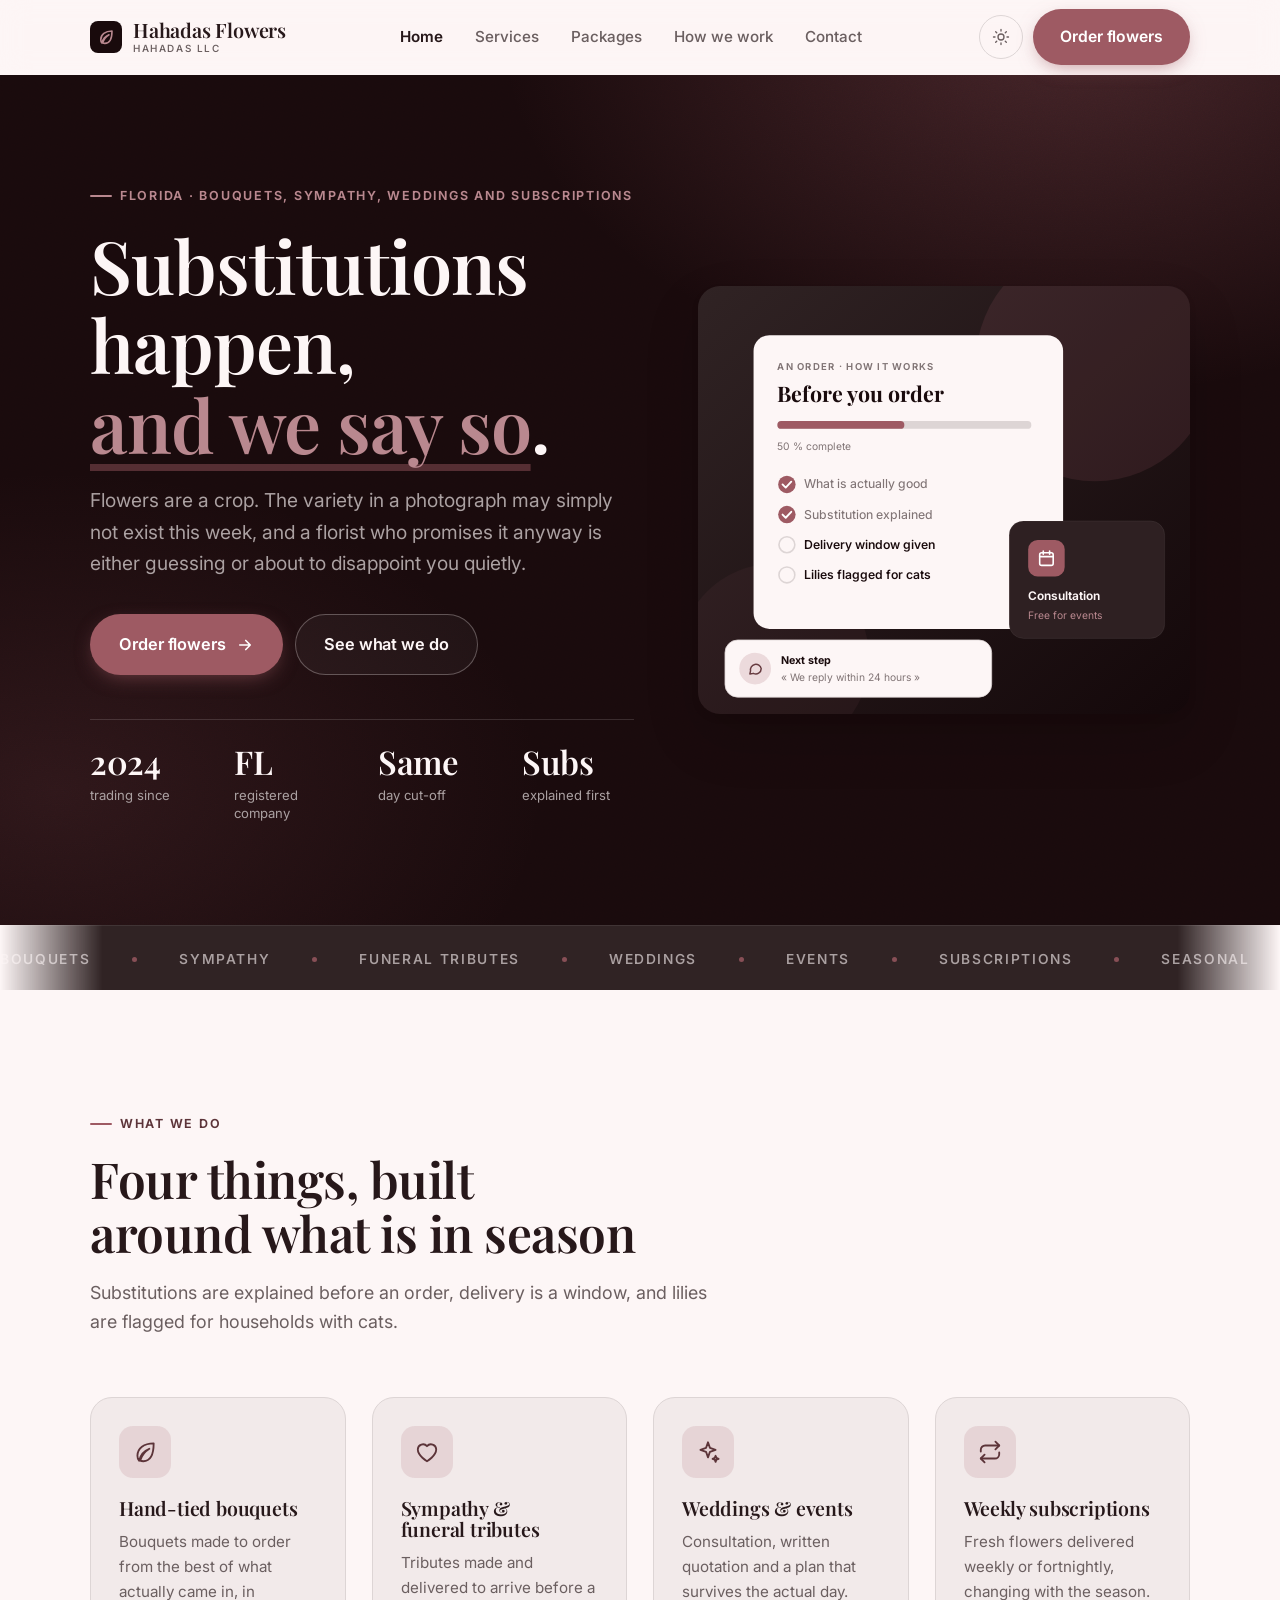
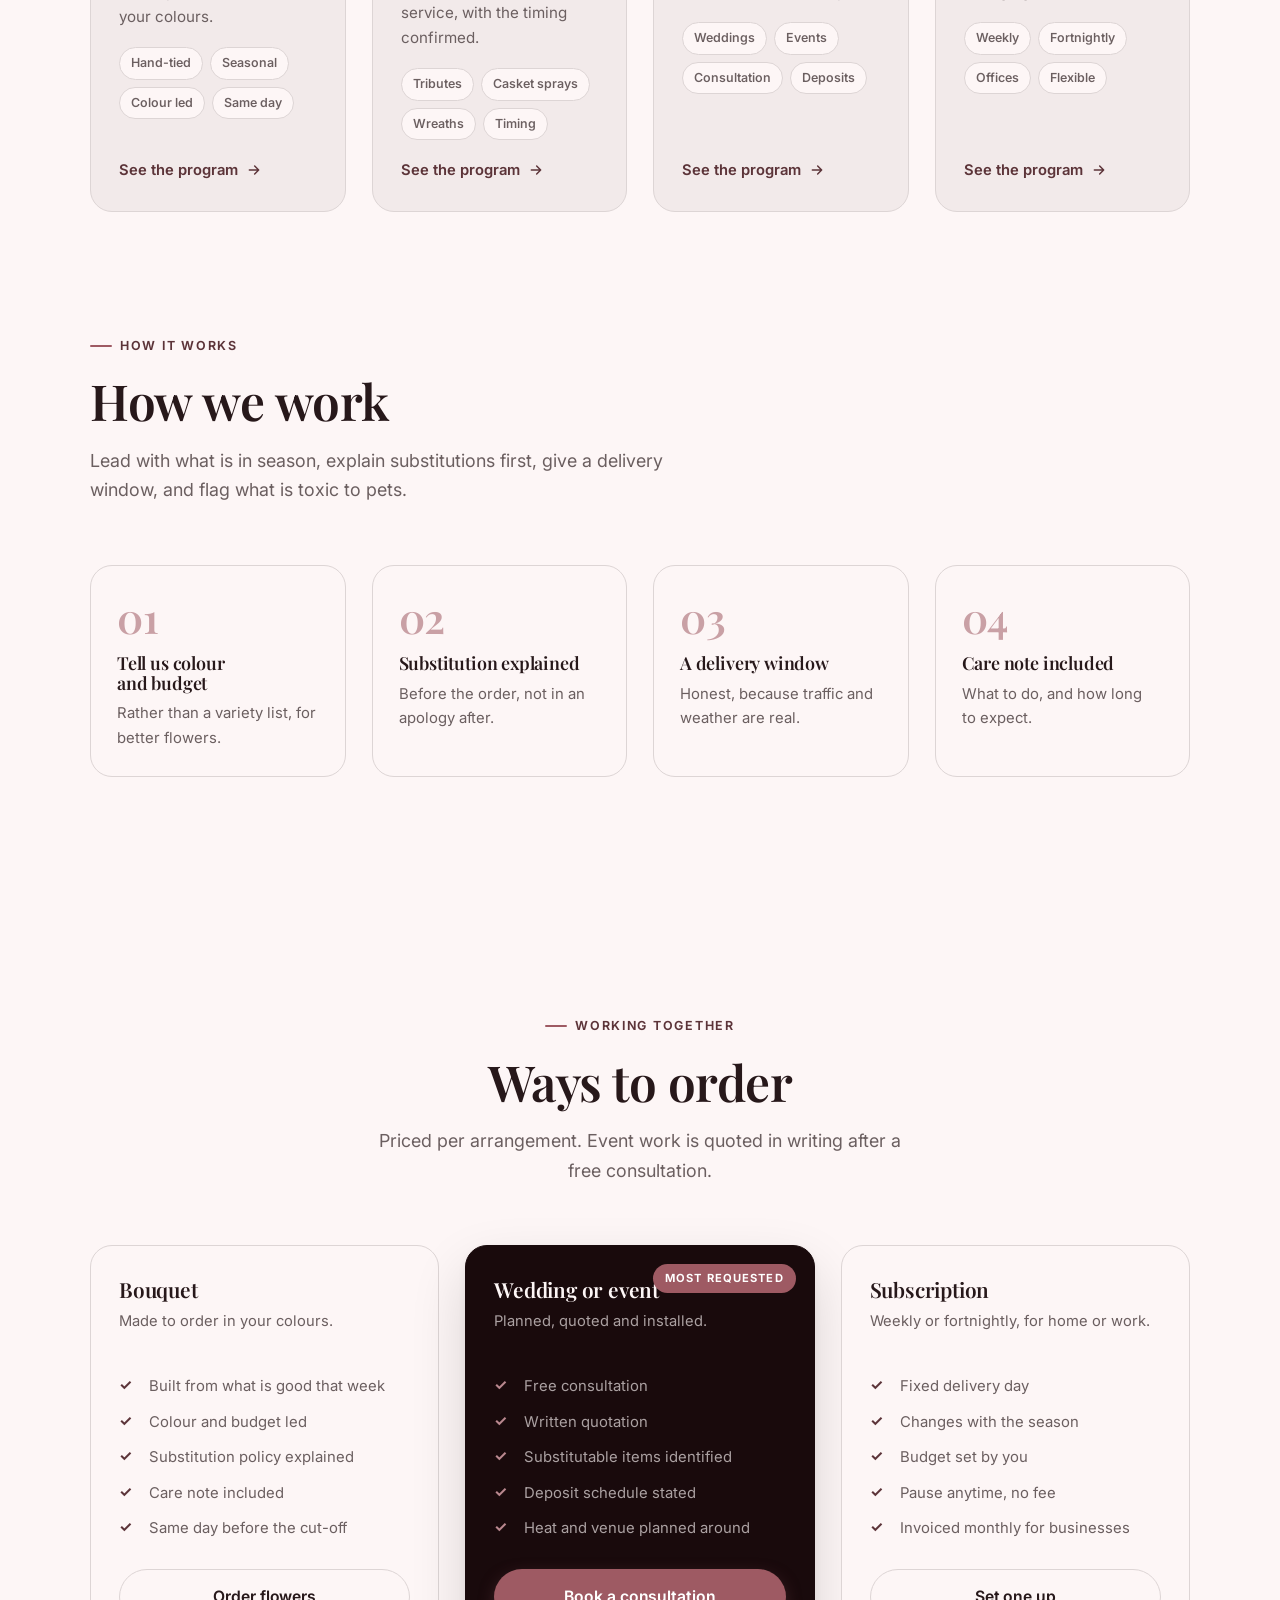
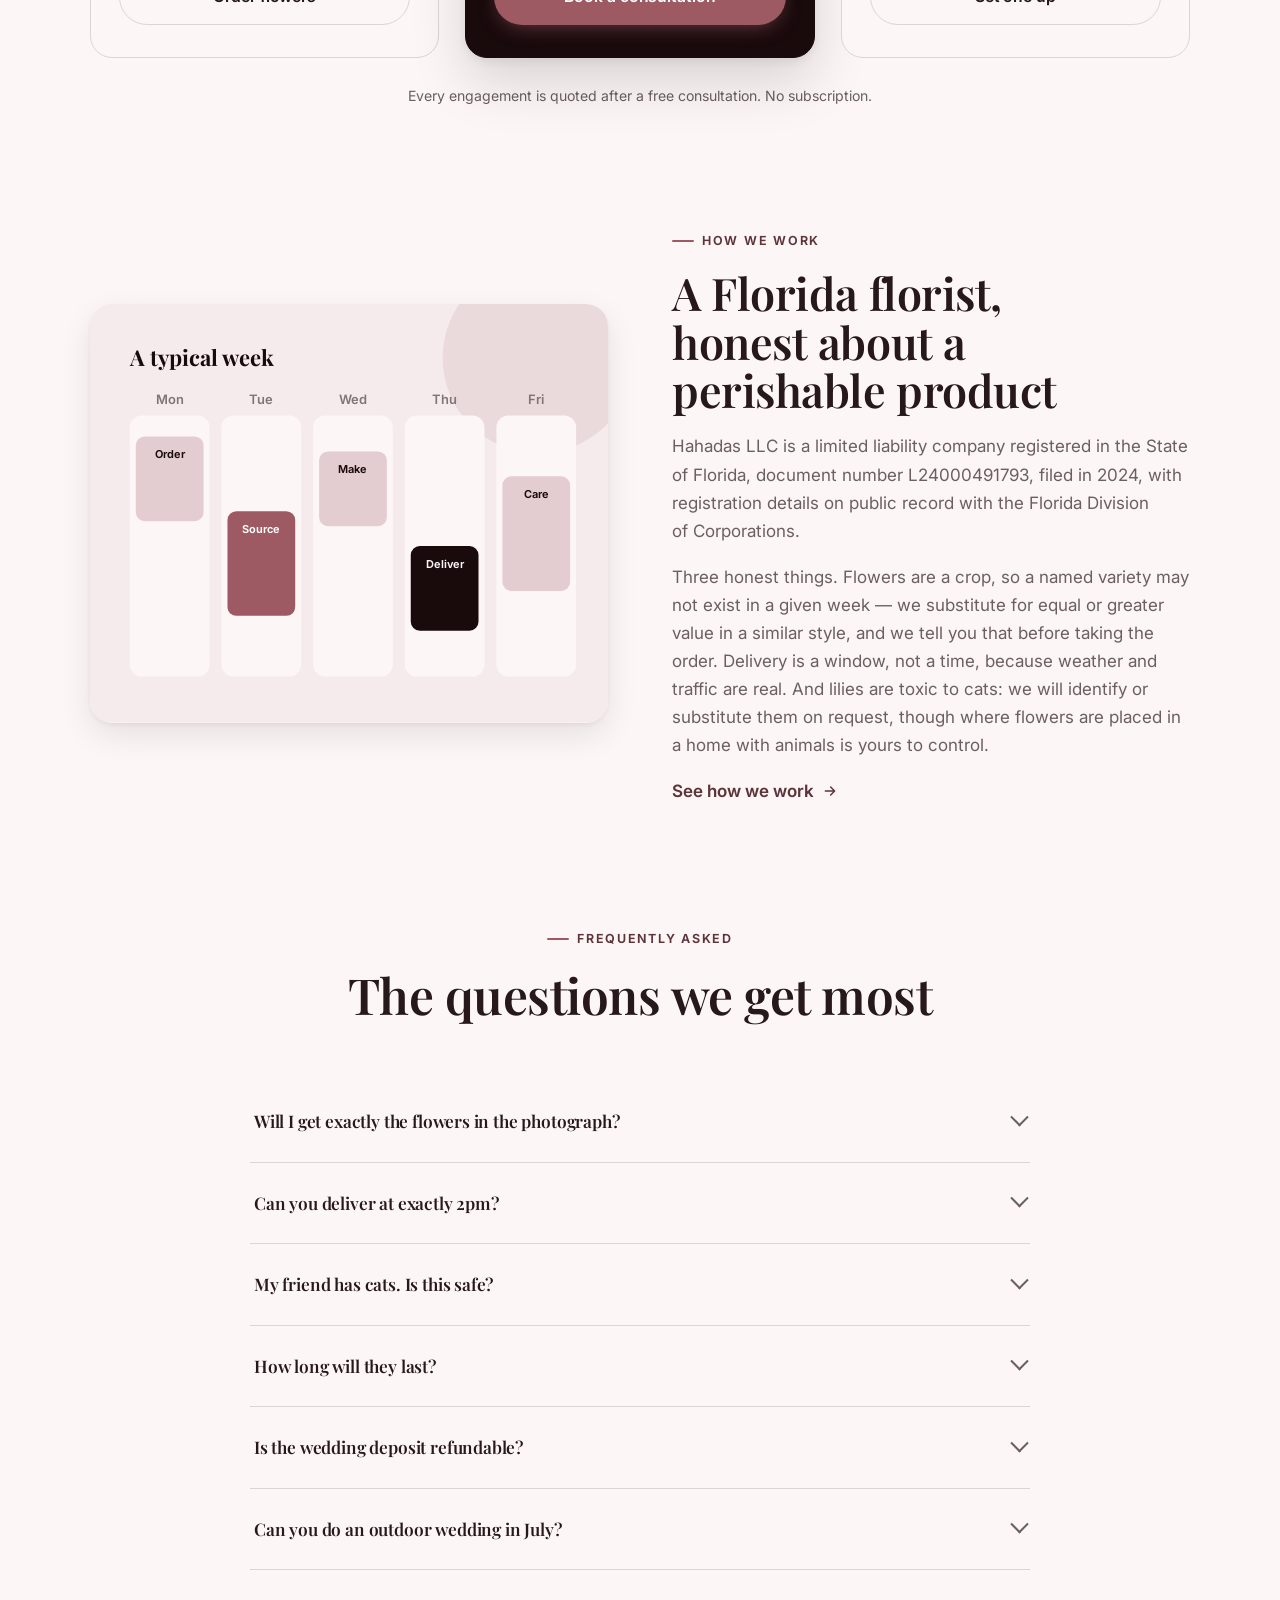
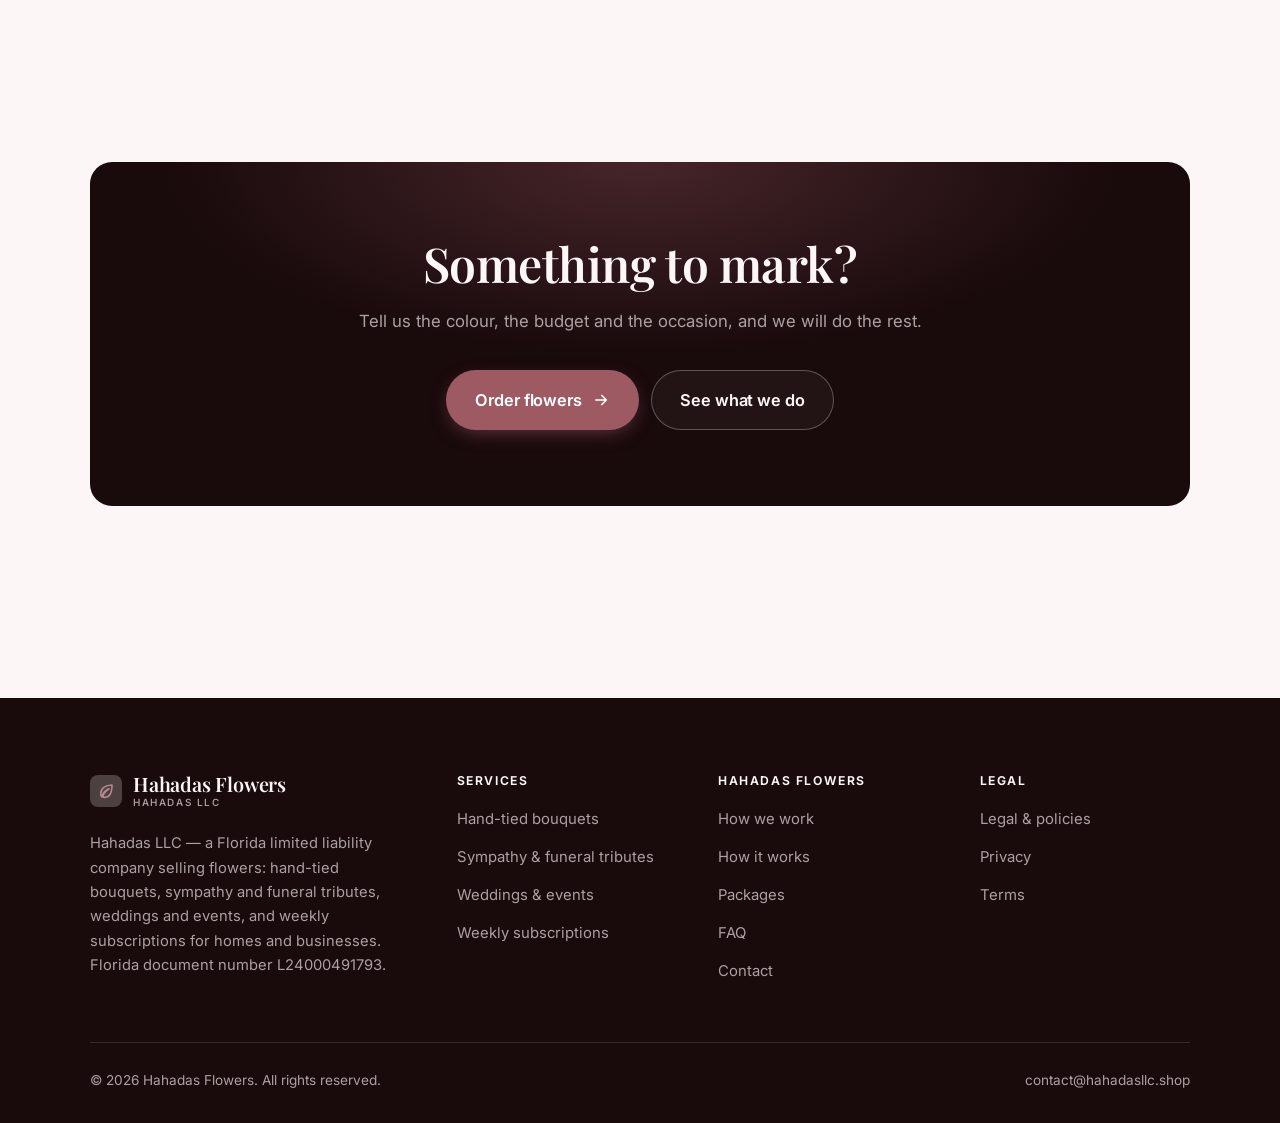
<file: index.html>
<!DOCTYPE html>
<html lang="en" class="no-js">
<head>
<meta charset="utf-8">
<meta name="viewport" content="width=device-width, initial-scale=1">
<title>Hahadas LLC — florist, weddings and weekly flowers</title>
<meta name="description" content="Hahadas LLC, a Florida florist: hand-tied bouquets, sympathy and funeral tributes, wedding and event flowers, and weekly subscriptions, with the substitution policy stated before you order.">
<link rel="canonical" href="https://hahadasllc.shop/">

<meta property="og:type" content="website">
<meta property="og:url" content="https://hahadasllc.shop/">
<meta property="og:site_name" content="Hahadas Flowers">
<meta property="og:locale" content="en_US">
<meta property="og:title" content="Hahadas LLC — florist, weddings and weekly flowers">
<meta property="og:description" content="Hahadas LLC, a Florida florist: hand-tied bouquets, sympathy and funeral tributes, wedding and event flowers, and weekly subscriptions, with the substitution policy stated before you order.">
<meta name="theme-color" content="#190a0c">

<link rel="icon" href="assets/img/favicon.svg" type="image/svg+xml">
<link rel="preconnect" href="https://fonts.googleapis.com">
<link rel="preconnect" href="https://fonts.gstatic.com" crossorigin>
<link rel="stylesheet" href="https://fonts.googleapis.com/css2?family=Playfair+Display:wght@400;600;700&family=Inter:wght@400..700&display=swap">
<link rel="stylesheet" href="assets/css/style.css">

<!-- Thème appliqué avant le premier rendu (évite le flash) -->
<script>
document.documentElement.classList.remove('no-js');
(function(){try{var t=localStorage.getItem('site-theme');if(t){document.documentElement.setAttribute('data-theme',t);}}catch(e){}})();
</script>
<script type="application/ld+json">
{
  "@context": "https://schema.org",
  "@type": "Organization",
  "name": "Hahadas Flowers",
  "url": "https://hahadasllc.shop/",
  "email": "contact@hahadasllc.shop",
  "description": "Hahadas LLC, a Florida florist: hand-tied bouquets, sympathy and funeral tributes, wedding and event flowers, and weekly subscriptions, with the substitution policy stated before you order.",
  "areaServed": "US",
  "knowsLanguage": "en"
}
</script>
</head>

<body>
<a class="skip-link" href="#main">Skip to main content</a>

<header class="site-header">
  <nav class="wrap nav" aria-label="Main navigation">
    <a class="brand" href="index.html">
      <svg class="brand__mark" viewBox="0 0 64 64" aria-hidden="true">
        <rect class="bm-bg" width="64" height="64" rx="16"/>
        <g class="bm-ic" transform="translate(14 14) scale(1.5)" fill="none" stroke-width="2.1" stroke-linecap="round" stroke-linejoin="round"><path d="M20 4c-9 0-15 4.5-15 11.5 0 2 .6 3.4 1.5 4.5C8 14 12 10.5 16 9c-4 2.5-7 6-8.5 11 1 .4 2 .5 3 .5C17 20.5 20 14 20 4z"/></g>
      </svg>
      <span>Hahadas Flowers<span class="brand__sub">Hahadas LLC</span></span>
    </a>

    <ul class="nav__links" id="nav-links">
      <li><a href="index.html" aria-current="page">Home</a></li>
      <li><a href="programs.html">Services</a></li>
      <li><a href="index.html#pricing">Packages</a></li>
      <li><a href="about.html">How we work</a></li>
      <li><a href="contact.html">Contact</a></li>
      <li><a class="btn btn--primary" href="contact.html">Order flowers</a></li>
    </ul>

    <div class="nav__cta">
      <button class="theme-toggle" type="button" aria-label="Switch to dark theme">
        <svg class="icon-sun" viewBox="0 0 24 24" fill="none" stroke="currentColor" stroke-width="1.8" stroke-linecap="round" aria-hidden="true"><circle cx="12" cy="12" r="4"/><path d="M12 2v2m0 16v2M2 12h2m16 0h2M4.9 4.9l1.4 1.4m11.4 11.4 1.4 1.4M19.1 4.9l-1.4 1.4M6.3 17.7l-1.4 1.4"/></svg>
        <svg class="icon-moon" viewBox="0 0 24 24" fill="none" stroke="currentColor" stroke-width="1.8" stroke-linecap="round" stroke-linejoin="round" aria-hidden="true"><path d="M21 12.8A9 9 0 1 1 11.2 3a7 7 0 0 0 9.8 9.8z"/></svg>
      </button>
      <a class="btn btn--primary" href="contact.html">Order flowers</a>
      <button class="nav__toggle" type="button" aria-expanded="false" aria-controls="nav-links" aria-label="Open menu">
        <svg class="icon-open" viewBox="0 0 24 24" fill="none" stroke="currentColor" stroke-width="2" stroke-linecap="round" aria-hidden="true"><path d="M3 6h18M3 12h18M3 18h18"/></svg>
        <svg class="icon-close" viewBox="0 0 24 24" fill="none" stroke="currentColor" stroke-width="2" stroke-linecap="round" aria-hidden="true"><path d="M6 6l12 12M18 6L6 18"/></svg>
      </button>
    </div>
  </nav>
</header>

<main id="main">

<section class="hero">
  <div class="wrap hero__inner">
    <div>
      <span class="eyebrow hero__eyebrow">Florida · Bouquets, sympathy, weddings and subscriptions</span>
      <h1>Substitutions happen,<br> <em>and we say so</em>.</h1>
      <p class="hero__lede">Flowers are a crop. The variety in a photograph may simply not exist this week, and a florist who promises it anyway is either guessing or about to disappoint you quietly.</p>

      <div class="hero__actions">
        <a class="btn btn--primary btn--lg" href="contact.html">Order flowers <svg viewBox="0 0 24 24" fill="none" stroke="currentColor" stroke-width="2.2" stroke-linecap="round" stroke-linejoin="round" aria-hidden="true"><path d="M5 12h14M13 6l6 6-6 6"/></svg></a>
        <a class="btn btn--on-dark btn--lg" href="programs.html">See what we do</a>
      </div>

      <ul class="hero__proof">
        <li><span class="stat__num">2024</span><span class="stat__label">trading since</span></li>
        <li><span class="stat__num">FL</span><span class="stat__label">registered company</span></li>
        <li><span class="stat__num">Same</span><span class="stat__label">day cut-off</span></li>
        <li><span class="stat__num">Subs</span><span class="stat__label">explained first</span></li>
      </ul>
    </div>

    <div class="hero__art">
      <svg viewBox="0 0 620 540" role="img" aria-label="How ordering from Hahadas works, from what is in season to the delivery window.">
        <defs>
          <linearGradient id="hbg" x1="0" y1="0" x2="1" y2="1">
            <stop offset="0" stop-color="#302324"/><stop offset="1" stop-color="#14080a"/>
          </linearGradient>
        </defs>
        <rect width="620" height="540" rx="22" fill="url(#hbg)"/>
        <circle cx="500" cy="96" r="150" fill="#9e5a63" opacity=".16"/>
        <circle cx="96" cy="470" r="120" fill="#9e5a63" opacity=".08"/>

        <g style="font-family: var(--font-body)">
          <!-- Carte programme -->
          <rect x="70" y="62" width="390" height="370" rx="20" fill="#fdf6f6"/>
          <text x="100" y="106" font-size="12" font-weight="650" letter-spacing="1.6" fill="#807475">AN ORDER · HOW IT WORKS</text>
          <text x="100" y="146" font-size="27" font-weight="700" fill="#190a0c" style="font-family: var(--font-display)">Before you order</text>
          <rect x="100" y="170" width="320" height="10" rx="5" fill="#ddd5d5"/>
          <rect x="100" y="170" width="160" height="10" rx="5" fill="#9e5a63"/>
          <text x="100" y="206" font-size="13" fill="#807475">50 % complete</text>
          <circle cx="112" cy="250" r="11" fill="#9e5a63"/><path d="M106.5 250l4 4 7-7.5" fill="none" stroke="#ffffff" stroke-width="2.4" stroke-linecap="round" stroke-linejoin="round"/><text x="134" y="255" font-size="15.5" fill="#807475" font-weight="450">What is actually good</text>
          <circle cx="112" cy="288" r="11" fill="#9e5a63"/><path d="M106.5 288l4 4 7-7.5" fill="none" stroke="#ffffff" stroke-width="2.4" stroke-linecap="round" stroke-linejoin="round"/><text x="134" y="293" font-size="15.5" fill="#807475" font-weight="450">Substitution explained</text>
          <circle cx="112" cy="326" r="10" fill="none" stroke="#ddd5d5" stroke-width="2"/><text x="134" y="331" font-size="15.5" fill="#190a0c" font-weight="560">Delivery window given</text>
          <circle cx="112" cy="364" r="10" fill="none" stroke="#ddd5d5" stroke-width="2"/><text x="134" y="369" font-size="15.5" fill="#190a0c" font-weight="560">Lilies flagged for cats</text>

          <!-- Carte séance -->
          <rect x="392" y="296" width="196" height="148" rx="18" fill="#2e2022" stroke="#ffffff" stroke-opacity=".08"/>
          <rect x="416" y="320" width="46" height="46" rx="12" fill="#9e5a63"/>
          <g transform="translate(427 331)" fill="none" stroke="#ffffff" color="#ffffff" stroke-width="2" stroke-linecap="round" stroke-linejoin="round"><rect x="3.5" y="5" width="17" height="16" rx="2.5"/><path d="M8 3v4M16 3v4M3.5 10h17"/></g>
          <text x="416" y="396" font-size="15" font-weight="650" fill="#fdf6f6">Consultation</text>
          <text x="416" y="420" font-size="13" fill="#b9888f">Free for events</text>

          <!-- Retour du coach -->
          <rect x="34" y="446" width="336" height="72" rx="16" fill="#fdf6f6" stroke="#ddd5d5"/>
          <circle cx="72" cy="482" r="20" fill="#ecdadc"/>
          <g transform="translate(62 472) scale(.84)" fill="none" stroke="#673b40" stroke-width="2.2" stroke-linecap="round" stroke-linejoin="round"><path d="M21 12a8 8 0 0 1-11.6 7.1L4 20l1-4.6A8 8 0 1 1 21 12z"/></g>
          <text x="104" y="476" font-size="13.5" font-weight="700" fill="#190a0c">Next step</text>
          <text x="104" y="498" font-size="13" fill="#807475">« We reply within 24 hours »</text>
        </g>
      </svg>
    </div>
  </div>
</section>

<div class="marquee" aria-hidden="true">
  <div class="marquee__track"><span>Bouquets</span><span>Sympathy</span><span>Funeral tributes</span><span>Weddings</span><span>Events</span><span>Subscriptions</span><span>Seasonal</span><span>Substitutions explained</span><span>Delivery windows</span><span>Pet-safe options</span><span>Bouquets</span><span>Sympathy</span><span>Funeral tributes</span><span>Weddings</span><span>Events</span><span>Subscriptions</span><span>Seasonal</span><span>Substitutions explained</span><span>Delivery windows</span><span>Pet-safe options</span></div>
</div>

<section class="section wrap" id="programs">
  <div class="section-head reveal">
    <span class="eyebrow">What we do</span>
    <h2>Four things, built around what is in season</h2>
    <p>Substitutions are explained before an order, delivery is a window, and lilies are flagged for households with cats.</p>
  </div>
  <div class="grid grid--4 reveal-group">
    <a class="card" href="programs.html#bouquets">
      <div class="card__icon"><svg viewBox="0 0 24 24" fill="none" stroke="currentColor" stroke-width="1.7" stroke-linecap="round" stroke-linejoin="round" aria-hidden="true"><path d="M20 4c-9 0-15 4.5-15 11.5 0 2 .6 3.4 1.5 4.5C8 14 12 10.5 16 9c-4 2.5-7 6-8.5 11 1 .4 2 .5 3 .5C17 20.5 20 14 20 4z"/></svg></div>
      <h3>Hand-tied bouquets</h3>
      <p>Bouquets made to order from the best of what actually came in, in your colours.</p>
      <ul class="tags"><li>Hand-tied</li><li>Seasonal</li><li>Colour led</li><li>Same day</li></ul>
      <span class="arrow-link">See the program <svg viewBox="0 0 24 24" fill="none" stroke="currentColor" stroke-width="2.2" stroke-linecap="round" stroke-linejoin="round" aria-hidden="true"><path d="M5 12h14M13 6l6 6-6 6"/></svg></span>
    </a>
    <a class="card" href="programs.html#sympathy">
      <div class="card__icon"><svg viewBox="0 0 24 24" fill="none" stroke="currentColor" stroke-width="1.7" stroke-linecap="round" stroke-linejoin="round" aria-hidden="true"><path d="M12 20.5s-8.5-4.8-8.5-11A4.8 4.8 0 0 1 12 6.6a4.8 4.8 0 0 1 8.5 2.9c0 6.2-8.5 11-8.5 11z"/></svg></div>
      <h3>Sympathy &amp; funeral tributes</h3>
      <p>Tributes made and delivered to arrive before a service, with the timing confirmed.</p>
      <ul class="tags"><li>Tributes</li><li>Casket sprays</li><li>Wreaths</li><li>Timing</li></ul>
      <span class="arrow-link">See the program <svg viewBox="0 0 24 24" fill="none" stroke="currentColor" stroke-width="2.2" stroke-linecap="round" stroke-linejoin="round" aria-hidden="true"><path d="M5 12h14M13 6l6 6-6 6"/></svg></span>
    </a>
    <a class="card" href="programs.html#weddings">
      <div class="card__icon"><svg viewBox="0 0 24 24" fill="none" stroke="currentColor" stroke-width="1.7" stroke-linecap="round" stroke-linejoin="round" aria-hidden="true"><path d="M12 3l1.8 5.2L19 10l-5.2 1.8L12 17l-1.8-5.2L5 10l5.2-1.8zM19 15.5l.8 2 2 .8-2 .8-.8 2-.8-2-2-.8 2-.8z"/></svg></div>
      <h3>Weddings &amp; events</h3>
      <p>Consultation, written quotation and a plan that survives the actual day.</p>
      <ul class="tags"><li>Weddings</li><li>Events</li><li>Consultation</li><li>Deposits</li></ul>
      <span class="arrow-link">See the program <svg viewBox="0 0 24 24" fill="none" stroke="currentColor" stroke-width="2.2" stroke-linecap="round" stroke-linejoin="round" aria-hidden="true"><path d="M5 12h14M13 6l6 6-6 6"/></svg></span>
    </a>
    <a class="card" href="programs.html#subscriptions">
      <div class="card__icon"><svg viewBox="0 0 24 24" fill="none" stroke="currentColor" stroke-width="1.7" stroke-linecap="round" stroke-linejoin="round" aria-hidden="true"><path d="M17 2.5l3.5 3.5L17 9.5"/><path d="M3.5 11.5V10A4 4 0 0 1 7.5 6h13M7 21.5 3.5 18 7 14.5"/><path d="M20.5 12.5V14a4 4 0 0 1-4 4h-13"/></svg></div>
      <h3>Weekly subscriptions</h3>
      <p>Fresh flowers delivered weekly or fortnightly, changing with the season.</p>
      <ul class="tags"><li>Weekly</li><li>Fortnightly</li><li>Offices</li><li>Flexible</li></ul>
      <span class="arrow-link">See the program <svg viewBox="0 0 24 24" fill="none" stroke="currentColor" stroke-width="2.2" stroke-linecap="round" stroke-linejoin="round" aria-hidden="true"><path d="M5 12h14M13 6l6 6-6 6"/></svg></span>
    </a>
  </div>
</section>

<section class="section section--flush wrap" id="how-it-works">
  <div class="section-head reveal">
    <span class="eyebrow">How it works</span>
    <h2>How we work</h2>
    <p>Lead with what is in season, explain substitutions first, give a delivery window, and flag what is toxic to pets.</p>
  </div>
  <div class="grid grid--4 steps reveal-group">
    <article class="step">
      <h3>Tell us colour and budget</h3>
      <p>Rather than a variety list, for better flowers.</p>
    </article>
    <article class="step">
      <h3>Substitution explained</h3>
      <p>Before the order, not in an apology after.</p>
    </article>
    <article class="step">
      <h3>A delivery window</h3>
      <p>Honest, because traffic and weather are real.</p>
    </article>
    <article class="step">
      <h3>Care note included</h3>
      <p>What to do, and how long to expect.</p>
    </article>
  </div>
</section>

<section class="section wrap" id="pricing">
  <div class="section-head section-head--center reveal">
    <span class="eyebrow">Working together</span>
    <h2>Ways to order</h2>
    <p>Priced per arrangement. Event work is quoted in writing after a free consultation.</p>
  </div>
  <div class="grid grid--3 plans reveal-group">
    <article class="plan">
      
      <h3>Bouquet</h3>
      <p class="plan__desc">Made to order in your colours.</p>
      
      <ul class="plan__features">
        <li>Built from what is good that week</li>
        <li>Colour and budget led</li>
        <li>Substitution policy explained</li>
        <li>Care note included</li>
        <li>Same day before the cut-off</li>
      </ul>
      <a class="btn btn--ghost btn--block" href="contact.html">Order flowers</a>
    </article>
    <article class="plan plan--featured">
      <span class="plan__tag">Most requested</span>
      <h3>Wedding or event</h3>
      <p class="plan__desc">Planned, quoted and installed.</p>
      
      <ul class="plan__features">
        <li>Free consultation</li>
        <li>Written quotation</li>
        <li>Substitutable items identified</li>
        <li>Deposit schedule stated</li>
        <li>Heat and venue planned around</li>
      </ul>
      <a class="btn btn--primary btn--block" href="contact.html">Book a consultation</a>
    </article>
    <article class="plan">
      
      <h3>Subscription</h3>
      <p class="plan__desc">Weekly or fortnightly, for home or work.</p>
      
      <ul class="plan__features">
        <li>Fixed delivery day</li>
        <li>Changes with the season</li>
        <li>Budget set by you</li>
        <li>Pause anytime, no fee</li>
        <li>Invoiced monthly for businesses</li>
      </ul>
      <a class="btn btn--ghost btn--block" href="contact.html">Set one up</a>
    </article>
  </div>
  <p class="plans-note">Every engagement is quoted after a free consultation. No subscription.</p>
</section>

<section class="section section--flush wrap">
  <div class="split reveal">
    <div class="split__art">
      <svg viewBox="0 0 520 420" role="img" aria-label="Example of a typical week: Order, Source, Make, Deliver, Care.">
        <rect width="520" height="420" rx="20" fill="#f6ebec"/>
        <circle cx="450" cy="54" r="96" fill="#9e5a63" opacity=".12"/>
        <g style="font-family: var(--font-body)">
        <text x="40" y="62" font-size="22" font-weight="700" fill="#190a0c" style="font-family: var(--font-display)">A typical week</text>
        <text x="80" y="100" text-anchor="middle" font-size="13" font-weight="600" fill="#807475">Mon</text>
        <rect x="40" y="112" width="80" height="262" rx="12" fill="#fdf6f6"/>
        <rect x="46" y="133" width="68" height="85" rx="9" fill="#e4cdd0"/>
        <text x="80" y="155" text-anchor="middle" font-size="11" font-weight="650" fill="#190a0c">Order</text>
        <text x="172" y="100" text-anchor="middle" font-size="13" font-weight="600" fill="#807475">Tue</text>
        <rect x="132" y="112" width="80" height="262" rx="12" fill="#fdf6f6"/>
        <rect x="138" y="208" width="68" height="105" rx="9" fill="#9e5a63"/>
        <text x="172" y="230" text-anchor="middle" font-size="11" font-weight="650" fill="#ffffff">Source</text>
        <text x="264" y="100" text-anchor="middle" font-size="13" font-weight="600" fill="#807475">Wed</text>
        <rect x="224" y="112" width="80" height="262" rx="12" fill="#fdf6f6"/>
        <rect x="230" y="148" width="68" height="75" rx="9" fill="#e4cdd0"/>
        <text x="264" y="170" text-anchor="middle" font-size="11" font-weight="650" fill="#190a0c">Make</text>
        <text x="356" y="100" text-anchor="middle" font-size="13" font-weight="600" fill="#807475">Thu</text>
        <rect x="316" y="112" width="80" height="262" rx="12" fill="#fdf6f6"/>
        <rect x="322" y="243" width="68" height="85" rx="9" fill="#190a0c"/>
        <text x="356" y="265" text-anchor="middle" font-size="11" font-weight="650" fill="#fdf6f6">Deliver</text>
        <text x="448" y="100" text-anchor="middle" font-size="13" font-weight="600" fill="#807475">Fri</text>
        <rect x="408" y="112" width="80" height="262" rx="12" fill="#fdf6f6"/>
        <rect x="414" y="173" width="68" height="115" rx="9" fill="#e4cdd0"/>
        <text x="448" y="195" text-anchor="middle" font-size="11" font-weight="650" fill="#190a0c">Care</text>
        </g>
      </svg>
    </div>
    <div>
      <span class="eyebrow">How we work</span>
      <h2>A Florida florist, honest about a perishable product</h2>
      <p>Hahadas LLC is a limited liability company registered in the State of Florida, document number L24000491793, filed in 2024, with registration details on public record with the Florida Division of Corporations.</p>
      <p>Three honest things. Flowers are a crop, so a named variety may not exist in a given week — we substitute for equal or greater value in a similar style, and we tell you that before taking the order. Delivery is a window, not a time, because weather and traffic are real. And lilies are toxic to cats: we will identify or substitute them on request, though where flowers are placed in a home with animals is yours to control.</p>
      <p><a class="arrow-link" href="about.html">See how we work <svg viewBox="0 0 24 24" fill="none" stroke="currentColor" stroke-width="2.2" stroke-linecap="round" stroke-linejoin="round" aria-hidden="true"><path d="M5 12h14M13 6l6 6-6 6"/></svg></a></p>
    </div>
  </div>
</section>

<section class="section section--flush wrap" id="faq">
  <div class="section-head section-head--center reveal">
    <span class="eyebrow">Frequently asked</span>
    <h2>The questions we get most</h2>
  </div>
  <div class="faq reveal">
    <details>
      <summary>Will I get exactly the flowers in the photograph?</summary>
      <p>The palette and the feel, yes. A specific variety, not always — flowers are seasonal and what arrives varies week to week. We substitute for equal or greater value in a similar style, and we say so before you order rather than after.</p>
    </details>
    <details>
      <summary>Can you deliver at exactly 2pm?</summary>
      <p>We will give you a window and do our best within it. Anyone promising an exact time has not accounted for weather, traffic or a gate code that does not work.</p>
    </details>
    <details>
      <summary>My friend has cats. Is this safe?</summary>
      <p>Lilies are toxic to cats and are in a lot of standard arrangements. Tell us and we will leave them out — it is a simple substitution and worth asking about wherever you order.</p>
    </details>
    <details>
      <summary>How long will they last?</summary>
      <p>It depends on the flowers and on care after delivery — water, heat and position all matter, and Florida is hard on cut flowers. We include a care note and will tell you which stems are the short-lived ones.</p>
    </details>
    <details>
      <summary>Is the wedding deposit refundable?</summary>
      <p>No, on the schedule stated in your written quotation. We buy for your date well ahead, which is why the terms are in writing before you pay rather than mentioned later.</p>
    </details>
    <details>
      <summary>Can you do an outdoor wedding in July?</summary>
      <p>Yes, with the right flowers. Some varieties simply will not survive a Florida afternoon outdoors, and we will tell you which rather than letting them collapse during photographs.</p>
    </details>
  </div>
</section>

<section class="wrap section--tight">
  <div class="cta-band reveal">
    <h2>Something to mark?</h2>
    <p>Tell us the colour, the budget and the occasion, and we will do the rest.</p>
    <div class="hero__actions">
      <a class="btn btn--primary btn--lg" href="contact.html">Order flowers <svg viewBox="0 0 24 24" fill="none" stroke="currentColor" stroke-width="2.2" stroke-linecap="round" stroke-linejoin="round" aria-hidden="true"><path d="M5 12h14M13 6l6 6-6 6"/></svg></a>
      <a class="btn btn--on-dark btn--lg" href="programs.html">See what we do</a>
    </div>
  </div>
</section>

</main>

<footer class="site-footer">
  <div class="wrap">
    <div class="footer__grid">
      <div class="footer__brand">
        <a class="brand" href="index.html">
          <svg class="brand__mark" viewBox="0 0 64 64" aria-hidden="true">
        <rect class="bm-bg" width="64" height="64" rx="16"/>
        <g class="bm-ic" transform="translate(14 14) scale(1.5)" fill="none" stroke-width="2.1" stroke-linecap="round" stroke-linejoin="round"><path d="M20 4c-9 0-15 4.5-15 11.5 0 2 .6 3.4 1.5 4.5C8 14 12 10.5 16 9c-4 2.5-7 6-8.5 11 1 .4 2 .5 3 .5C17 20.5 20 14 20 4z"/></g>
      </svg>
          <span>Hahadas Flowers<span class="brand__sub">Hahadas LLC</span></span>
        </a>
        <p>Hahadas LLC — a Florida limited liability company selling flowers: hand-tied bouquets, sympathy and funeral tributes, weddings and events, and weekly subscriptions for homes and businesses. Florida document number L24000491793.</p>
      </div>

      <div class="footer__col">
        <h4>Services</h4>
        <ul>
          <li><a href="programs.html#bouquets">Hand-tied bouquets</a></li>
          <li><a href="programs.html#sympathy">Sympathy &amp; funeral tributes</a></li>
          <li><a href="programs.html#weddings">Weddings &amp; events</a></li>
          <li><a href="programs.html#subscriptions">Weekly subscriptions</a></li>
        </ul>
      </div>

      <div class="footer__col">
        <h4>Hahadas Flowers</h4>
        <ul>
          <li><a href="about.html">How we work</a></li>
          <li><a href="index.html#how-it-works">How it works</a></li>
          <li><a href="index.html#pricing">Packages</a></li>
          <li><a href="index.html#faq">FAQ</a></li>
          <li><a href="contact.html">Contact</a></li>
        </ul>
      </div>

      <div class="footer__col">
        <h4>Legal</h4>
        <ul>
          <li><a href="legal.html">Legal &amp; policies</a></li>
          <li><a href="legal.html#privacy">Privacy</a></li>
          <li><a href="legal.html#terms">Terms</a></li>
        </ul>
      </div>
    </div>

    <div class="footer__bottom">
      <p>© <span data-year>2026</span> Hahadas Flowers. All rights reserved.</p>
      <p><a href="mailto:contact@hahadasllc.shop">contact@hahadasllc.shop</a></p>
    </div>
  </div>
</footer>

<script src="assets/js/main.js" defer></script>
</body>
</html>
</file>
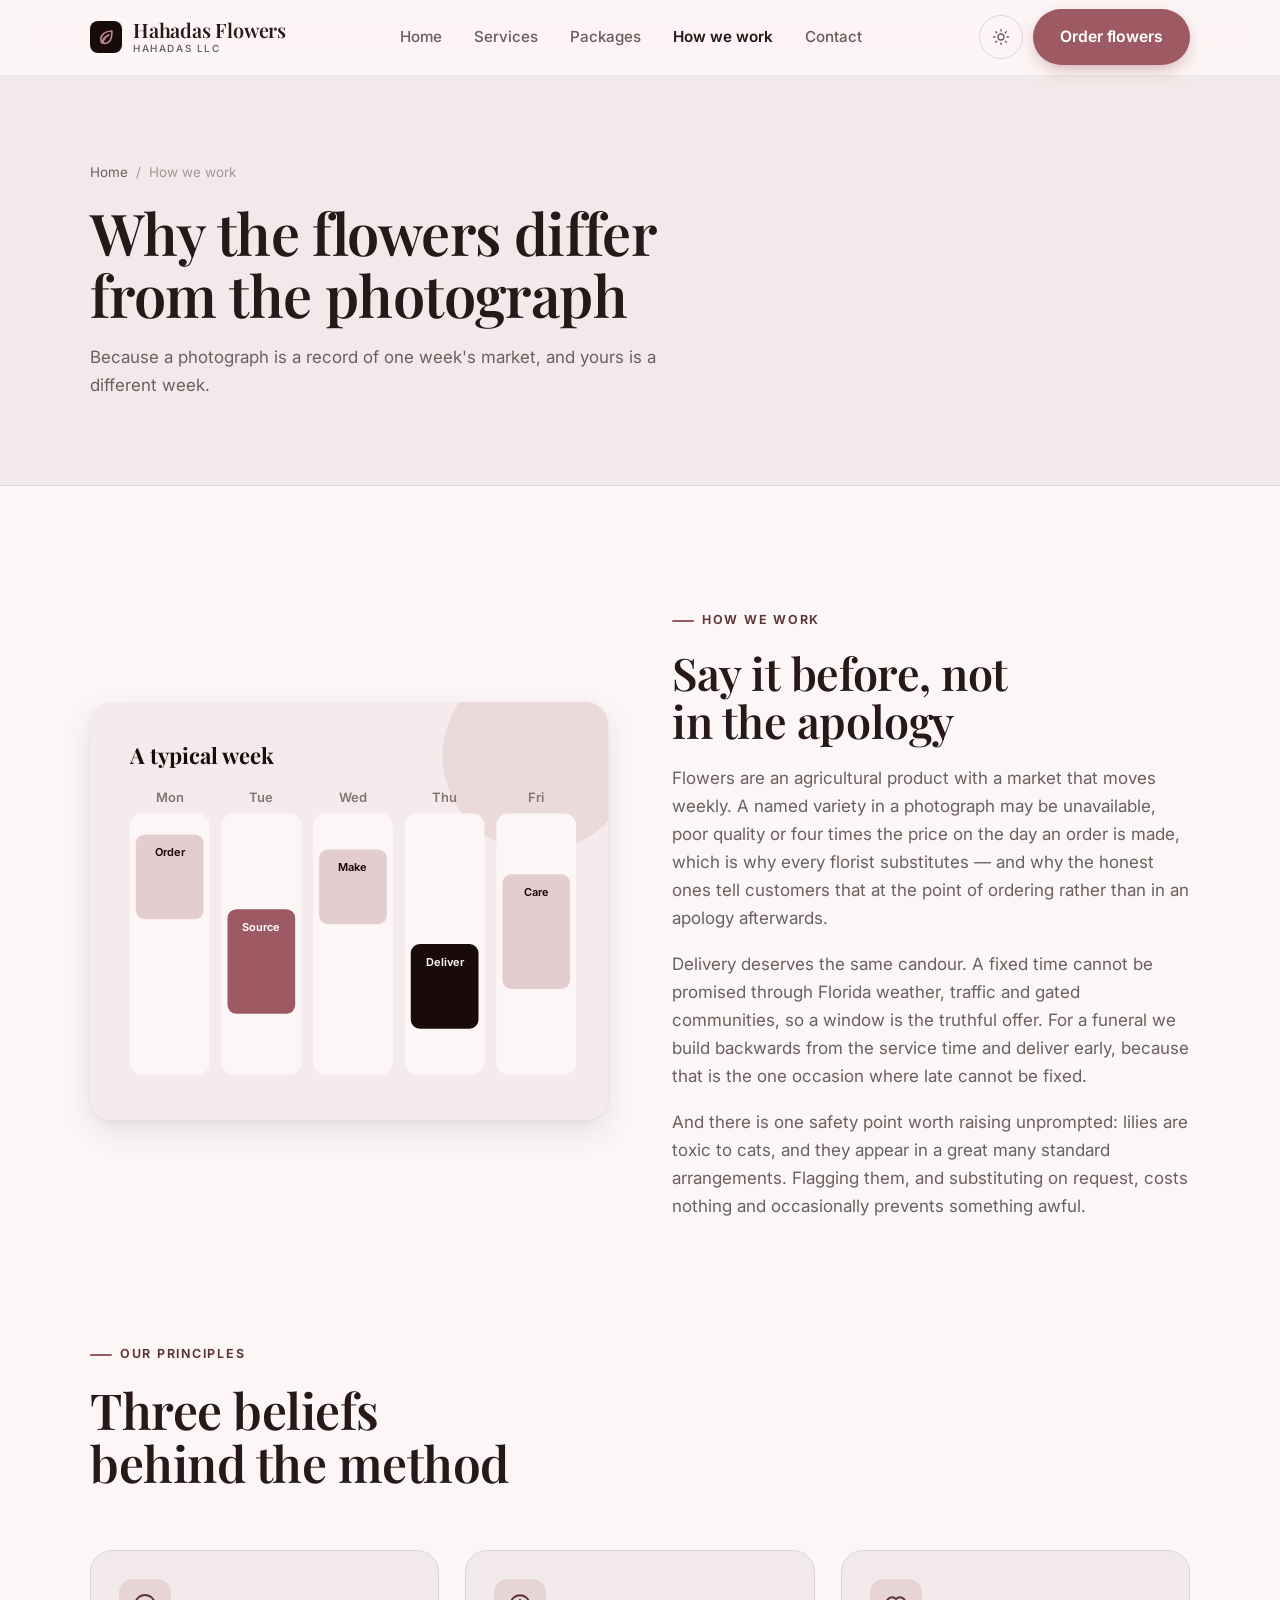
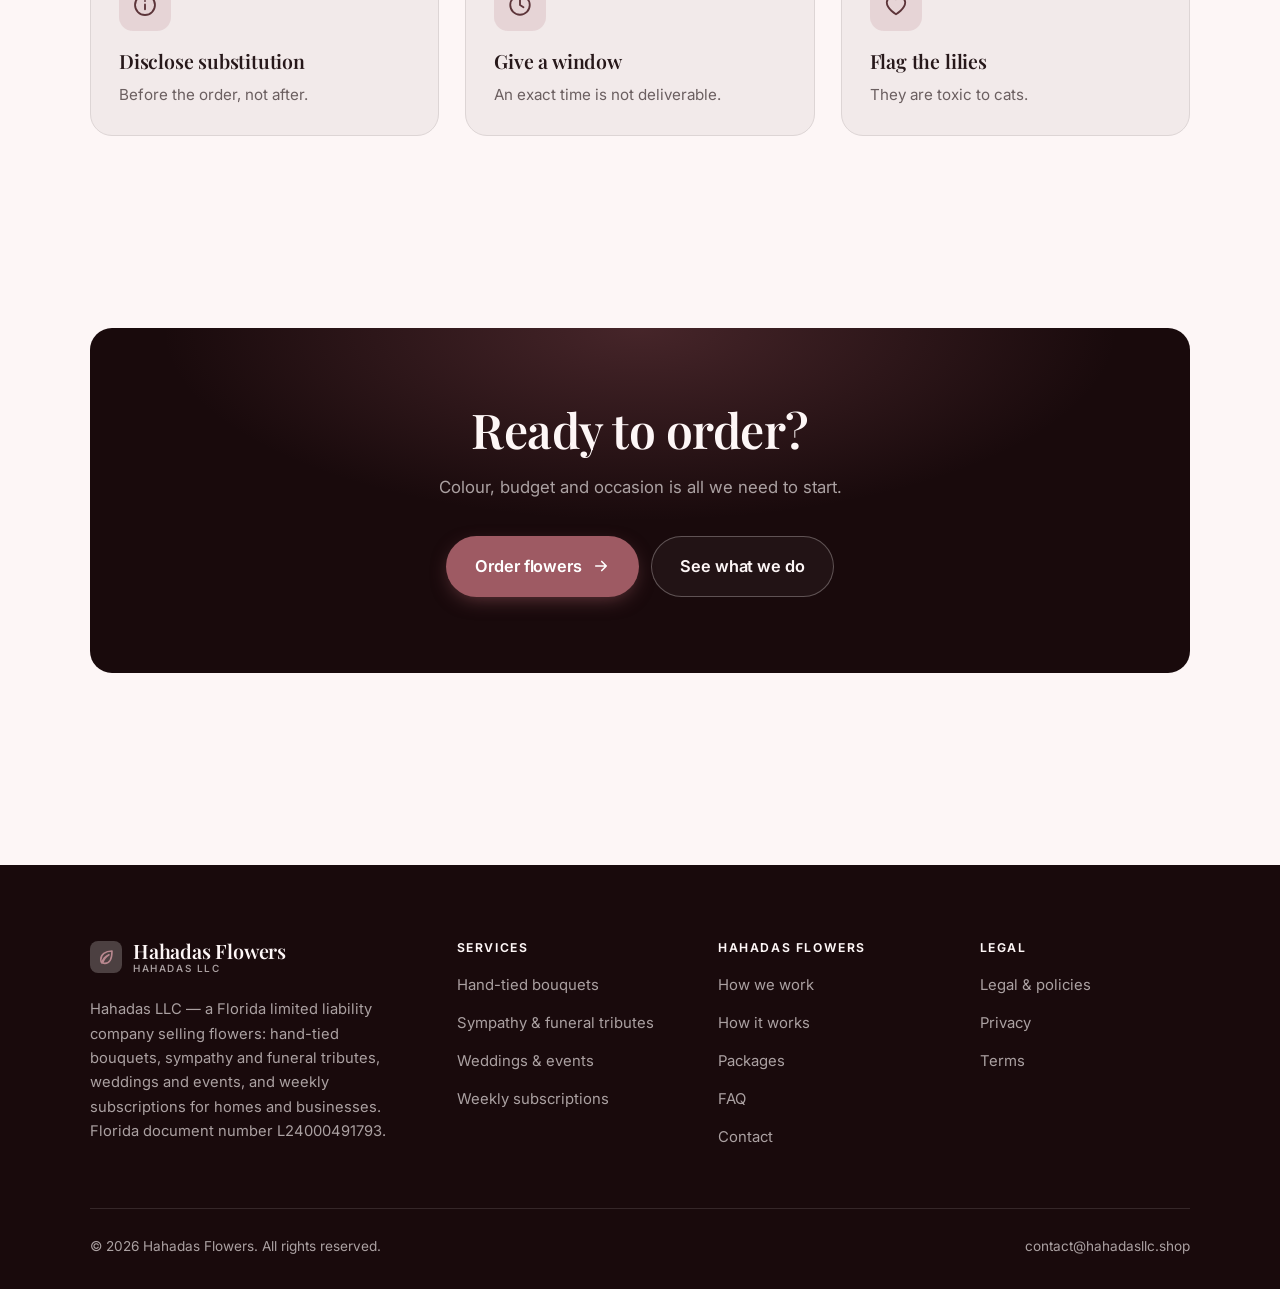
<file: about.html>
<!DOCTYPE html>
<html lang="en" class="no-js">
<head>
<meta charset="utf-8">
<meta name="viewport" content="width=device-width, initial-scale=1">
<title>How we work — Hahadas Flowers</title>
<meta name="description" content="About Hahadas LLC, a Florida florist, document number L24000491793.">
<link rel="canonical" href="https://hahadasllc.shop/about.html">

<meta property="og:type" content="website">
<meta property="og:url" content="https://hahadasllc.shop/about.html">
<meta property="og:site_name" content="Hahadas Flowers">
<meta property="og:locale" content="en_US">
<meta property="og:title" content="How we work — Hahadas Flowers">
<meta property="og:description" content="About Hahadas LLC, a Florida florist, document number L24000491793.">
<meta name="theme-color" content="#190a0c">

<link rel="icon" href="assets/img/favicon.svg" type="image/svg+xml">
<link rel="preconnect" href="https://fonts.googleapis.com">
<link rel="preconnect" href="https://fonts.gstatic.com" crossorigin>
<link rel="stylesheet" href="https://fonts.googleapis.com/css2?family=Playfair+Display:wght@400;600;700&family=Inter:wght@400..700&display=swap">
<link rel="stylesheet" href="assets/css/style.css">

<!-- Thème appliqué avant le premier rendu (évite le flash) -->
<script>
document.documentElement.classList.remove('no-js');
(function(){try{var t=localStorage.getItem('site-theme');if(t){document.documentElement.setAttribute('data-theme',t);}}catch(e){}})();
</script>
</head>

<body>
<a class="skip-link" href="#main">Skip to main content</a>

<header class="site-header">
  <nav class="wrap nav" aria-label="Main navigation">
    <a class="brand" href="index.html">
      <svg class="brand__mark" viewBox="0 0 64 64" aria-hidden="true">
        <rect class="bm-bg" width="64" height="64" rx="16"/>
        <g class="bm-ic" transform="translate(14 14) scale(1.5)" fill="none" stroke-width="2.1" stroke-linecap="round" stroke-linejoin="round"><path d="M20 4c-9 0-15 4.5-15 11.5 0 2 .6 3.4 1.5 4.5C8 14 12 10.5 16 9c-4 2.5-7 6-8.5 11 1 .4 2 .5 3 .5C17 20.5 20 14 20 4z"/></g>
      </svg>
      <span>Hahadas Flowers<span class="brand__sub">Hahadas LLC</span></span>
    </a>

    <ul class="nav__links" id="nav-links">
      <li><a href="index.html">Home</a></li>
      <li><a href="programs.html">Services</a></li>
      <li><a href="index.html#pricing">Packages</a></li>
      <li><a href="about.html" aria-current="page">How we work</a></li>
      <li><a href="contact.html">Contact</a></li>
      <li><a class="btn btn--primary" href="contact.html">Order flowers</a></li>
    </ul>

    <div class="nav__cta">
      <button class="theme-toggle" type="button" aria-label="Switch to dark theme">
        <svg class="icon-sun" viewBox="0 0 24 24" fill="none" stroke="currentColor" stroke-width="1.8" stroke-linecap="round" aria-hidden="true"><circle cx="12" cy="12" r="4"/><path d="M12 2v2m0 16v2M2 12h2m16 0h2M4.9 4.9l1.4 1.4m11.4 11.4 1.4 1.4M19.1 4.9l-1.4 1.4M6.3 17.7l-1.4 1.4"/></svg>
        <svg class="icon-moon" viewBox="0 0 24 24" fill="none" stroke="currentColor" stroke-width="1.8" stroke-linecap="round" stroke-linejoin="round" aria-hidden="true"><path d="M21 12.8A9 9 0 1 1 11.2 3a7 7 0 0 0 9.8 9.8z"/></svg>
      </button>
      <a class="btn btn--primary" href="contact.html">Order flowers</a>
      <button class="nav__toggle" type="button" aria-expanded="false" aria-controls="nav-links" aria-label="Open menu">
        <svg class="icon-open" viewBox="0 0 24 24" fill="none" stroke="currentColor" stroke-width="2" stroke-linecap="round" aria-hidden="true"><path d="M3 6h18M3 12h18M3 18h18"/></svg>
        <svg class="icon-close" viewBox="0 0 24 24" fill="none" stroke="currentColor" stroke-width="2" stroke-linecap="round" aria-hidden="true"><path d="M6 6l12 12M18 6L6 18"/></svg>
      </button>
    </div>
  </nav>
</header>

<main id="main">

<section class="page-head">
  <div class="wrap">
    <nav class="breadcrumb" aria-label="Breadcrumb">
      <a href="index.html">Home</a><span>/</span><span aria-current="page">How we work</span>
    </nav>
    <h1>Why the flowers differ from the photograph</h1>
    <p>Because a photograph is a record of one week's market, and yours is a different week.</p>
  </div>
</section>

<section class="section wrap">
  <div class="split reveal">
    <div class="split__art">
      <svg viewBox="0 0 520 420" role="img" aria-label="Example of a typical week: Order, Source, Make, Deliver, Care.">
        <rect width="520" height="420" rx="20" fill="#f6ebec"/>
        <circle cx="450" cy="54" r="96" fill="#9e5a63" opacity=".12"/>
        <g style="font-family: var(--font-body)">
        <text x="40" y="62" font-size="22" font-weight="700" fill="#190a0c" style="font-family: var(--font-display)">A typical week</text>
        <text x="80" y="100" text-anchor="middle" font-size="13" font-weight="600" fill="#807475">Mon</text>
        <rect x="40" y="112" width="80" height="262" rx="12" fill="#fdf6f6"/>
        <rect x="46" y="133" width="68" height="85" rx="9" fill="#e4cdd0"/>
        <text x="80" y="155" text-anchor="middle" font-size="11" font-weight="650" fill="#190a0c">Order</text>
        <text x="172" y="100" text-anchor="middle" font-size="13" font-weight="600" fill="#807475">Tue</text>
        <rect x="132" y="112" width="80" height="262" rx="12" fill="#fdf6f6"/>
        <rect x="138" y="208" width="68" height="105" rx="9" fill="#9e5a63"/>
        <text x="172" y="230" text-anchor="middle" font-size="11" font-weight="650" fill="#ffffff">Source</text>
        <text x="264" y="100" text-anchor="middle" font-size="13" font-weight="600" fill="#807475">Wed</text>
        <rect x="224" y="112" width="80" height="262" rx="12" fill="#fdf6f6"/>
        <rect x="230" y="148" width="68" height="75" rx="9" fill="#e4cdd0"/>
        <text x="264" y="170" text-anchor="middle" font-size="11" font-weight="650" fill="#190a0c">Make</text>
        <text x="356" y="100" text-anchor="middle" font-size="13" font-weight="600" fill="#807475">Thu</text>
        <rect x="316" y="112" width="80" height="262" rx="12" fill="#fdf6f6"/>
        <rect x="322" y="243" width="68" height="85" rx="9" fill="#190a0c"/>
        <text x="356" y="265" text-anchor="middle" font-size="11" font-weight="650" fill="#fdf6f6">Deliver</text>
        <text x="448" y="100" text-anchor="middle" font-size="13" font-weight="600" fill="#807475">Fri</text>
        <rect x="408" y="112" width="80" height="262" rx="12" fill="#fdf6f6"/>
        <rect x="414" y="173" width="68" height="115" rx="9" fill="#e4cdd0"/>
        <text x="448" y="195" text-anchor="middle" font-size="11" font-weight="650" fill="#190a0c">Care</text>
        </g>
      </svg>
    </div>
    <div>
      <span class="eyebrow">How we work</span>
      <h2>Say it before, not in the apology</h2>
      <p>Flowers are an agricultural product with a market that moves weekly. A named variety in a photograph may be unavailable, poor quality or four times the price on the day an order is made, which is why every florist substitutes — and why the honest ones tell customers that at the point of ordering rather than in an apology afterwards.</p>
      <p>Delivery deserves the same candour. A fixed time cannot be promised through Florida weather, traffic and gated communities, so a window is the truthful offer. For a funeral we build backwards from the service time and deliver early, because that is the one occasion where late cannot be fixed.</p>
      <p>And there is one safety point worth raising unprompted: lilies are toxic to cats, and they appear in a great many standard arrangements. Flagging them, and substituting on request, costs nothing and occasionally prevents something awful.</p>
      <!--
        TO DO: add a short introduction of the coach (name, real background),
        with a photo if possible. Do not invent credentials — see README.md.
      -->
    </div>
  </div>
</section>

<section class="section section--flush wrap">
  <div class="section-head reveal">
    <span class="eyebrow">Our principles</span>
    <h2>Three beliefs behind the method</h2>
  </div>
  <div class="grid grid--3 reveal-group">
    <article class="card">
      <div class="card__icon"><svg viewBox="0 0 24 24" fill="none" stroke="currentColor" stroke-width="1.7" stroke-linecap="round" stroke-linejoin="round" aria-hidden="true"><circle cx="12" cy="12" r="9.2"/><path d="M12 16v-4.5M12 8.2v.1"/></svg></div>
      <h3>Disclose substitution</h3>
      <p>Before the order, not after.</p>
    </article>
    <article class="card">
      <div class="card__icon"><svg viewBox="0 0 24 24" fill="none" stroke="currentColor" stroke-width="1.7" stroke-linecap="round" stroke-linejoin="round" aria-hidden="true"><circle cx="12" cy="12" r="9"/><path d="M12 7v5l3.2 2"/></svg></div>
      <h3>Give a window</h3>
      <p>An exact time is not deliverable.</p>
    </article>
    <article class="card">
      <div class="card__icon"><svg viewBox="0 0 24 24" fill="none" stroke="currentColor" stroke-width="1.7" stroke-linecap="round" stroke-linejoin="round" aria-hidden="true"><path d="M12 20.5s-8.5-4.8-8.5-11A4.8 4.8 0 0 1 12 6.6a4.8 4.8 0 0 1 8.5 2.9c0 6.2-8.5 11-8.5 11z"/></svg></div>
      <h3>Flag the lilies</h3>
      <p>They are toxic to cats.</p>
    </article>
  </div>
</section>

<section class="wrap section--tight">
  <div class="cta-band reveal">
    <h2>Ready to order?</h2>
    <p>Colour, budget and occasion is all we need to start.</p>
    <div class="hero__actions">
      <a class="btn btn--primary btn--lg" href="contact.html">Order flowers <svg viewBox="0 0 24 24" fill="none" stroke="currentColor" stroke-width="2.2" stroke-linecap="round" stroke-linejoin="round" aria-hidden="true"><path d="M5 12h14M13 6l6 6-6 6"/></svg></a>
      <a class="btn btn--on-dark btn--lg" href="programs.html">See what we do</a>
    </div>
  </div>
</section>

</main>

<footer class="site-footer">
  <div class="wrap">
    <div class="footer__grid">
      <div class="footer__brand">
        <a class="brand" href="index.html">
          <svg class="brand__mark" viewBox="0 0 64 64" aria-hidden="true">
        <rect class="bm-bg" width="64" height="64" rx="16"/>
        <g class="bm-ic" transform="translate(14 14) scale(1.5)" fill="none" stroke-width="2.1" stroke-linecap="round" stroke-linejoin="round"><path d="M20 4c-9 0-15 4.5-15 11.5 0 2 .6 3.4 1.5 4.5C8 14 12 10.5 16 9c-4 2.5-7 6-8.5 11 1 .4 2 .5 3 .5C17 20.5 20 14 20 4z"/></g>
      </svg>
          <span>Hahadas Flowers<span class="brand__sub">Hahadas LLC</span></span>
        </a>
        <p>Hahadas LLC — a Florida limited liability company selling flowers: hand-tied bouquets, sympathy and funeral tributes, weddings and events, and weekly subscriptions for homes and businesses. Florida document number L24000491793.</p>
      </div>

      <div class="footer__col">
        <h4>Services</h4>
        <ul>
          <li><a href="programs.html#bouquets">Hand-tied bouquets</a></li>
          <li><a href="programs.html#sympathy">Sympathy &amp; funeral tributes</a></li>
          <li><a href="programs.html#weddings">Weddings &amp; events</a></li>
          <li><a href="programs.html#subscriptions">Weekly subscriptions</a></li>
        </ul>
      </div>

      <div class="footer__col">
        <h4>Hahadas Flowers</h4>
        <ul>
          <li><a href="about.html">How we work</a></li>
          <li><a href="index.html#how-it-works">How it works</a></li>
          <li><a href="index.html#pricing">Packages</a></li>
          <li><a href="index.html#faq">FAQ</a></li>
          <li><a href="contact.html">Contact</a></li>
        </ul>
      </div>

      <div class="footer__col">
        <h4>Legal</h4>
        <ul>
          <li><a href="legal.html">Legal &amp; policies</a></li>
          <li><a href="legal.html#privacy">Privacy</a></li>
          <li><a href="legal.html#terms">Terms</a></li>
        </ul>
      </div>
    </div>

    <div class="footer__bottom">
      <p>© <span data-year>2026</span> Hahadas Flowers. All rights reserved.</p>
      <p><a href="mailto:contact@hahadasllc.shop">contact@hahadasllc.shop</a></p>
    </div>
  </div>
</footer>

<script src="assets/js/main.js" defer></script>
</body>
</html>
</file>
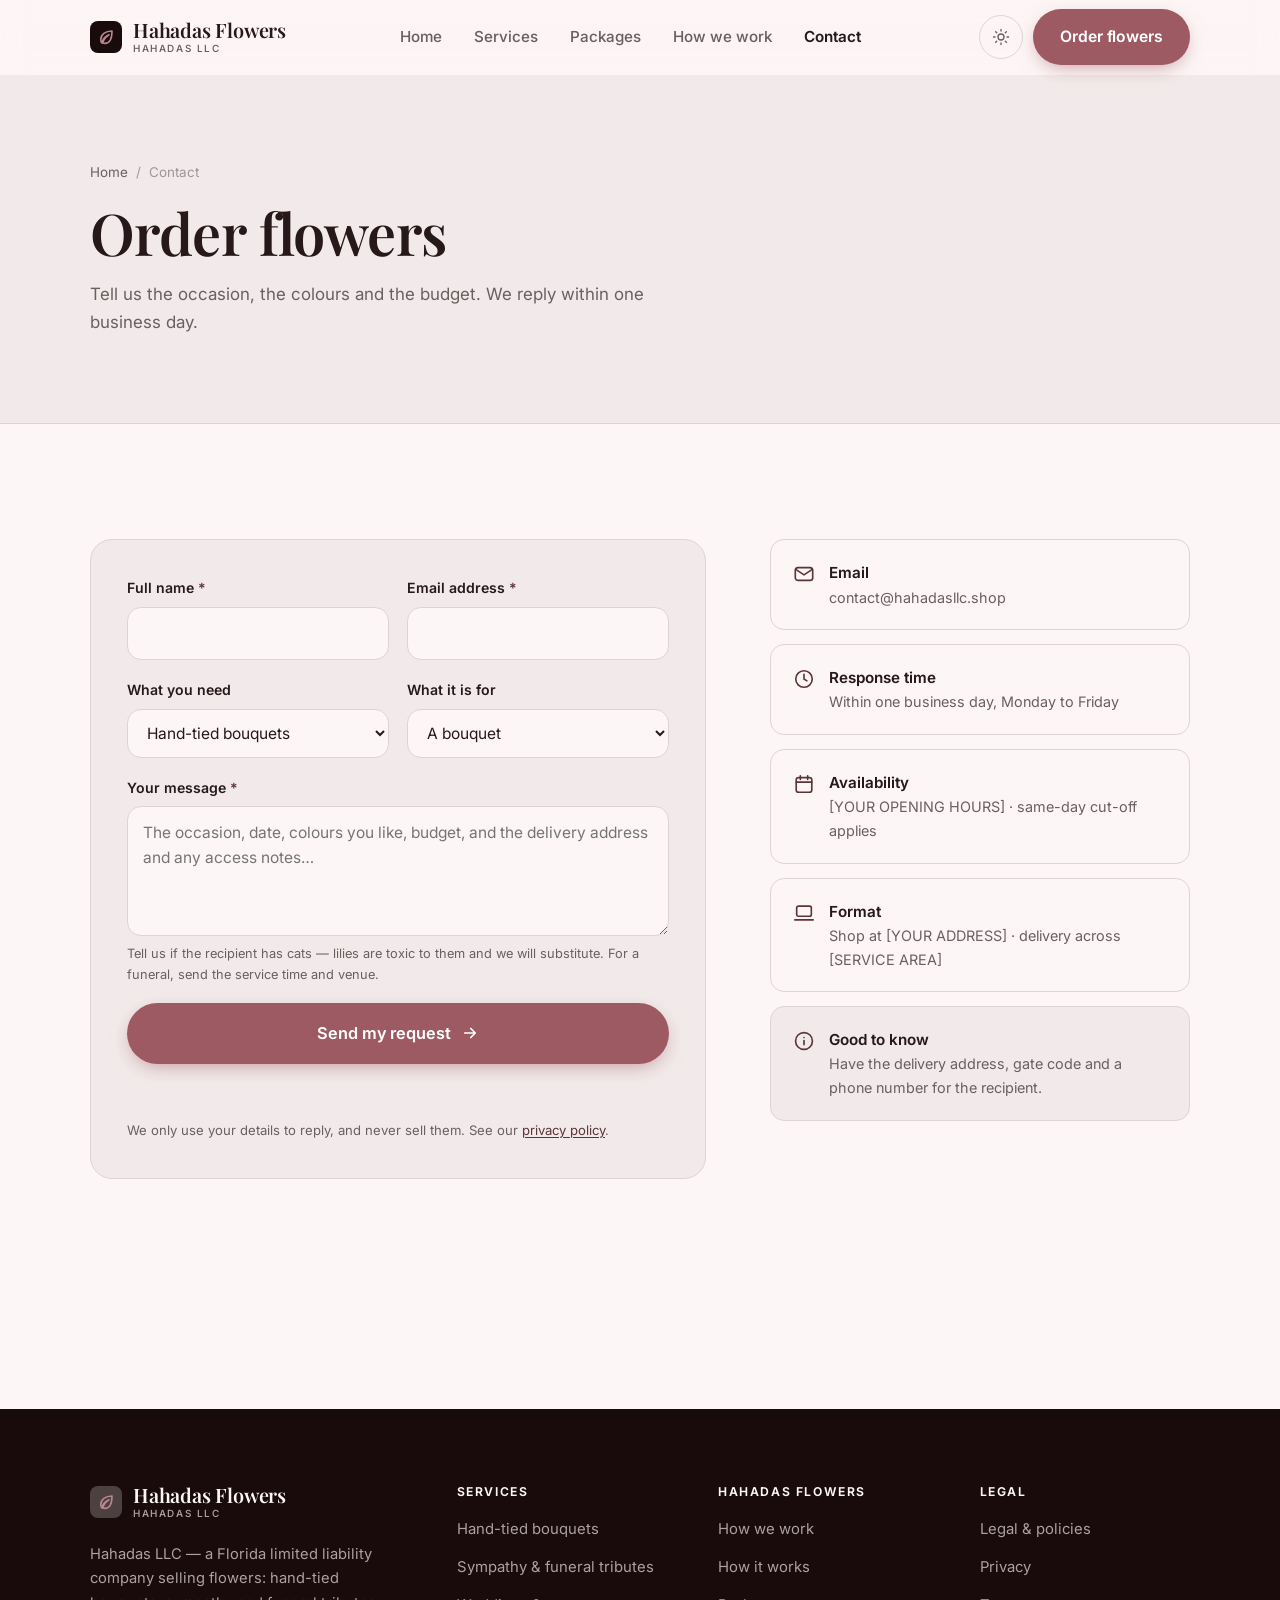
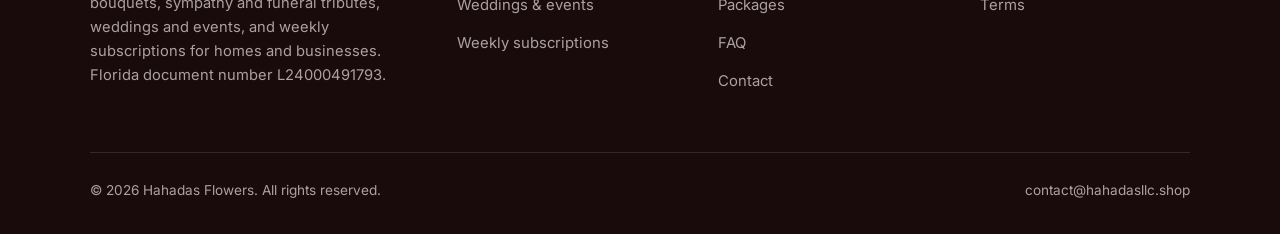
<file: contact.html>
<!DOCTYPE html>
<html lang="en" class="no-js">
<head>
<meta charset="utf-8">
<meta name="viewport" content="width=device-width, initial-scale=1">
<title>Contact — Hahadas Flowers</title>
<meta name="description" content="Contact Hahadas LLC to order flowers. We reply within one business day.">
<link rel="canonical" href="https://hahadasllc.shop/contact.html">

<meta property="og:type" content="website">
<meta property="og:url" content="https://hahadasllc.shop/contact.html">
<meta property="og:site_name" content="Hahadas Flowers">
<meta property="og:locale" content="en_US">
<meta property="og:title" content="Contact — Hahadas Flowers">
<meta property="og:description" content="Contact Hahadas LLC to order flowers. We reply within one business day.">
<meta name="theme-color" content="#190a0c">

<link rel="icon" href="assets/img/favicon.svg" type="image/svg+xml">
<link rel="preconnect" href="https://fonts.googleapis.com">
<link rel="preconnect" href="https://fonts.gstatic.com" crossorigin>
<link rel="stylesheet" href="https://fonts.googleapis.com/css2?family=Playfair+Display:wght@400;600;700&family=Inter:wght@400..700&display=swap">
<link rel="stylesheet" href="assets/css/style.css">

<!-- Thème appliqué avant le premier rendu (évite le flash) -->
<script>
document.documentElement.classList.remove('no-js');
(function(){try{var t=localStorage.getItem('site-theme');if(t){document.documentElement.setAttribute('data-theme',t);}}catch(e){}})();
</script>
</head>

<body>
<a class="skip-link" href="#main">Skip to main content</a>

<header class="site-header">
  <nav class="wrap nav" aria-label="Main navigation">
    <a class="brand" href="index.html">
      <svg class="brand__mark" viewBox="0 0 64 64" aria-hidden="true">
        <rect class="bm-bg" width="64" height="64" rx="16"/>
        <g class="bm-ic" transform="translate(14 14) scale(1.5)" fill="none" stroke-width="2.1" stroke-linecap="round" stroke-linejoin="round"><path d="M20 4c-9 0-15 4.5-15 11.5 0 2 .6 3.4 1.5 4.5C8 14 12 10.5 16 9c-4 2.5-7 6-8.5 11 1 .4 2 .5 3 .5C17 20.5 20 14 20 4z"/></g>
      </svg>
      <span>Hahadas Flowers<span class="brand__sub">Hahadas LLC</span></span>
    </a>

    <ul class="nav__links" id="nav-links">
      <li><a href="index.html">Home</a></li>
      <li><a href="programs.html">Services</a></li>
      <li><a href="index.html#pricing">Packages</a></li>
      <li><a href="about.html">How we work</a></li>
      <li><a href="contact.html" aria-current="page">Contact</a></li>
      <li><a class="btn btn--primary" href="contact.html">Order flowers</a></li>
    </ul>

    <div class="nav__cta">
      <button class="theme-toggle" type="button" aria-label="Switch to dark theme">
        <svg class="icon-sun" viewBox="0 0 24 24" fill="none" stroke="currentColor" stroke-width="1.8" stroke-linecap="round" aria-hidden="true"><circle cx="12" cy="12" r="4"/><path d="M12 2v2m0 16v2M2 12h2m16 0h2M4.9 4.9l1.4 1.4m11.4 11.4 1.4 1.4M19.1 4.9l-1.4 1.4M6.3 17.7l-1.4 1.4"/></svg>
        <svg class="icon-moon" viewBox="0 0 24 24" fill="none" stroke="currentColor" stroke-width="1.8" stroke-linecap="round" stroke-linejoin="round" aria-hidden="true"><path d="M21 12.8A9 9 0 1 1 11.2 3a7 7 0 0 0 9.8 9.8z"/></svg>
      </button>
      <a class="btn btn--primary" href="contact.html">Order flowers</a>
      <button class="nav__toggle" type="button" aria-expanded="false" aria-controls="nav-links" aria-label="Open menu">
        <svg class="icon-open" viewBox="0 0 24 24" fill="none" stroke="currentColor" stroke-width="2" stroke-linecap="round" aria-hidden="true"><path d="M3 6h18M3 12h18M3 18h18"/></svg>
        <svg class="icon-close" viewBox="0 0 24 24" fill="none" stroke="currentColor" stroke-width="2" stroke-linecap="round" aria-hidden="true"><path d="M6 6l12 12M18 6L6 18"/></svg>
      </button>
    </div>
  </nav>
</header>

<main id="main">

<section class="page-head">
  <div class="wrap">
    <nav class="breadcrumb" aria-label="Breadcrumb">
      <a href="index.html">Home</a><span>/</span><span aria-current="page">Contact</span>
    </nav>
    <h1>Order flowers</h1>
    <p>Tell us the occasion, the colours and the budget. We reply within one business day.</p>
  </div>
</section>

<section class="section wrap">
  <div class="form-layout">

    <!--
      FORM: the action attribute holds a placeholder id. Create a free form at
      https://formspree.io and replace VOTRE_ID_FORMSPREE. Until then, the button
      opens the visitor's email app with a pre-filled message to contact@hahadasllc.shop.
    -->
    <form class="form" id="contact-form" action="https://formspree.io/f/VOTRE_ID_FORMSPREE" method="POST"
          data-email="contact@hahadasllc.shop" data-subject="Flower enquiry"
          data-msg-mail="Your email app will open with the message ready to send." data-msg-sending="Sending…"
          data-msg-ok="Thanks! Your message is on its way. We reply within one business day." data-msg-err="Sending failed. Please email us directly at">
      <div class="form__row">
        <div class="field">
          <label for="nom">Full name <span class="req" aria-hidden="true">*</span></label>
          <input type="text" id="nom" name="nom" autocomplete="name" required>
        </div>
        <div class="field">
          <label for="email">Email address <span class="req" aria-hidden="true">*</span></label>
          <input type="email" id="email" name="email" autocomplete="email" required>
        </div>
      </div>

      <div class="form__row">
        <div class="field">
          <label for="programme">What you need</label>
          <select id="programme" name="programme">
            <option>Hand-tied bouquets</option>
            <option>Sympathy &amp; funeral tributes</option>
            <option>Weddings &amp; events</option>
            <option>Weekly subscriptions</option>
            <option>Not sure yet</option>
          </select>
        </div>
        <div class="field">
          <label for="niveau">What it is for</label>
          <select id="niveau" name="niveau">
            <option>A bouquet</option>
            <option>Sympathy or a funeral</option>
            <option>A wedding or event</option>
            <option>A weekly subscription</option>
          </select>
        </div>
      </div>

      <div class="field">
        <label for="message">Your message <span class="req" aria-hidden="true">*</span></label>
        <textarea id="message" name="message" required placeholder="The occasion, date, colours you like, budget, and the delivery address and any access notes…"></textarea>
        <span class="field__hint">Tell us if the recipient has cats — lilies are toxic to them and we will substitute. For a funeral, send the service time and venue.</span>
      </div>

      <!-- Bot trap: hidden from humans -->
      <div class="visually-hidden" aria-hidden="true">
        <label for="site-web">Leave this field empty</label>
        <input type="text" id="site-web" name="_gotcha" tabindex="-1" autocomplete="off">
      </div>

      <button class="btn btn--primary btn--lg" type="submit">Send my request <svg viewBox="0 0 24 24" fill="none" stroke="currentColor" stroke-width="2.2" stroke-linecap="round" stroke-linejoin="round" aria-hidden="true"><path d="M5 12h14M13 6l6 6-6 6"/></svg></button>

      <p id="form-status" class="form__status" role="status" aria-live="polite"></p>

      <p class="form__note">
        We only use your details to reply, and never sell them. See our <a href="legal.html#privacy">privacy policy</a>.
      </p>
    </form>

    <aside class="contact-aside">
      <div class="contact-card">
        <svg viewBox="0 0 24 24" fill="none" stroke="currentColor" stroke-width="1.8" stroke-linecap="round" stroke-linejoin="round" aria-hidden="true"><rect x="2.5" y="5" width="19" height="14" rx="3"/><path d="M3 7l9 6 9-6"/></svg>
        <div><b>Email</b><a href="mailto:contact@hahadasllc.shop">contact@hahadasllc.shop</a></div>
      </div>
      <div class="contact-card">
        <svg viewBox="0 0 24 24" fill="none" stroke="currentColor" stroke-width="1.8" stroke-linecap="round" stroke-linejoin="round" aria-hidden="true"><circle cx="12" cy="12" r="9"/><path d="M12 7v5l3.2 2"/></svg>
        <div><b>Response time</b><span>Within one business day, Monday to Friday</span></div>
      </div>
      <div class="contact-card">
        <svg viewBox="0 0 24 24" fill="none" stroke="currentColor" stroke-width="1.8" stroke-linecap="round" stroke-linejoin="round" aria-hidden="true"><rect x="3.5" y="5" width="17" height="16" rx="2.5"/><path d="M8 3v4M16 3v4M3.5 10h17"/></svg>
        <div><b>Availability</b><span>[YOUR OPENING HOURS] · same-day cut-off applies</span></div>
      </div>
      <div class="contact-card">
        <svg viewBox="0 0 24 24" fill="none" stroke="currentColor" stroke-width="1.8" stroke-linecap="round" stroke-linejoin="round" aria-hidden="true"><rect x="4" y="4.5" width="16" height="11" rx="2"/><path d="M2 19.5h20"/></svg>
        <div><b>Format</b><span>Shop at [YOUR ADDRESS] · delivery across [SERVICE AREA]</span></div>
      </div>
      <div class="contact-card contact-card--soft">
        <svg viewBox="0 0 24 24" fill="none" stroke="currentColor" stroke-width="1.8" stroke-linecap="round" stroke-linejoin="round" aria-hidden="true"><circle cx="12" cy="12" r="9.2"/><path d="M12 16v-4.5M12 8.2v.1"/></svg>
        <div><b>Good to know</b><span>Have the delivery address, gate code and a phone number for the recipient.</span></div>
      </div>
    </aside>

  </div>
</section>

</main>

<footer class="site-footer">
  <div class="wrap">
    <div class="footer__grid">
      <div class="footer__brand">
        <a class="brand" href="index.html">
          <svg class="brand__mark" viewBox="0 0 64 64" aria-hidden="true">
        <rect class="bm-bg" width="64" height="64" rx="16"/>
        <g class="bm-ic" transform="translate(14 14) scale(1.5)" fill="none" stroke-width="2.1" stroke-linecap="round" stroke-linejoin="round"><path d="M20 4c-9 0-15 4.5-15 11.5 0 2 .6 3.4 1.5 4.5C8 14 12 10.5 16 9c-4 2.5-7 6-8.5 11 1 .4 2 .5 3 .5C17 20.5 20 14 20 4z"/></g>
      </svg>
          <span>Hahadas Flowers<span class="brand__sub">Hahadas LLC</span></span>
        </a>
        <p>Hahadas LLC — a Florida limited liability company selling flowers: hand-tied bouquets, sympathy and funeral tributes, weddings and events, and weekly subscriptions for homes and businesses. Florida document number L24000491793.</p>
      </div>

      <div class="footer__col">
        <h4>Services</h4>
        <ul>
          <li><a href="programs.html#bouquets">Hand-tied bouquets</a></li>
          <li><a href="programs.html#sympathy">Sympathy &amp; funeral tributes</a></li>
          <li><a href="programs.html#weddings">Weddings &amp; events</a></li>
          <li><a href="programs.html#subscriptions">Weekly subscriptions</a></li>
        </ul>
      </div>

      <div class="footer__col">
        <h4>Hahadas Flowers</h4>
        <ul>
          <li><a href="about.html">How we work</a></li>
          <li><a href="index.html#how-it-works">How it works</a></li>
          <li><a href="index.html#pricing">Packages</a></li>
          <li><a href="index.html#faq">FAQ</a></li>
          <li><a href="contact.html">Contact</a></li>
        </ul>
      </div>

      <div class="footer__col">
        <h4>Legal</h4>
        <ul>
          <li><a href="legal.html">Legal &amp; policies</a></li>
          <li><a href="legal.html#privacy">Privacy</a></li>
          <li><a href="legal.html#terms">Terms</a></li>
        </ul>
      </div>
    </div>

    <div class="footer__bottom">
      <p>© <span data-year>2026</span> Hahadas Flowers. All rights reserved.</p>
      <p><a href="mailto:contact@hahadasllc.shop">contact@hahadasllc.shop</a></p>
    </div>
  </div>
</footer>

<script src="assets/js/main.js" defer></script>
</body>
</html>
</file>
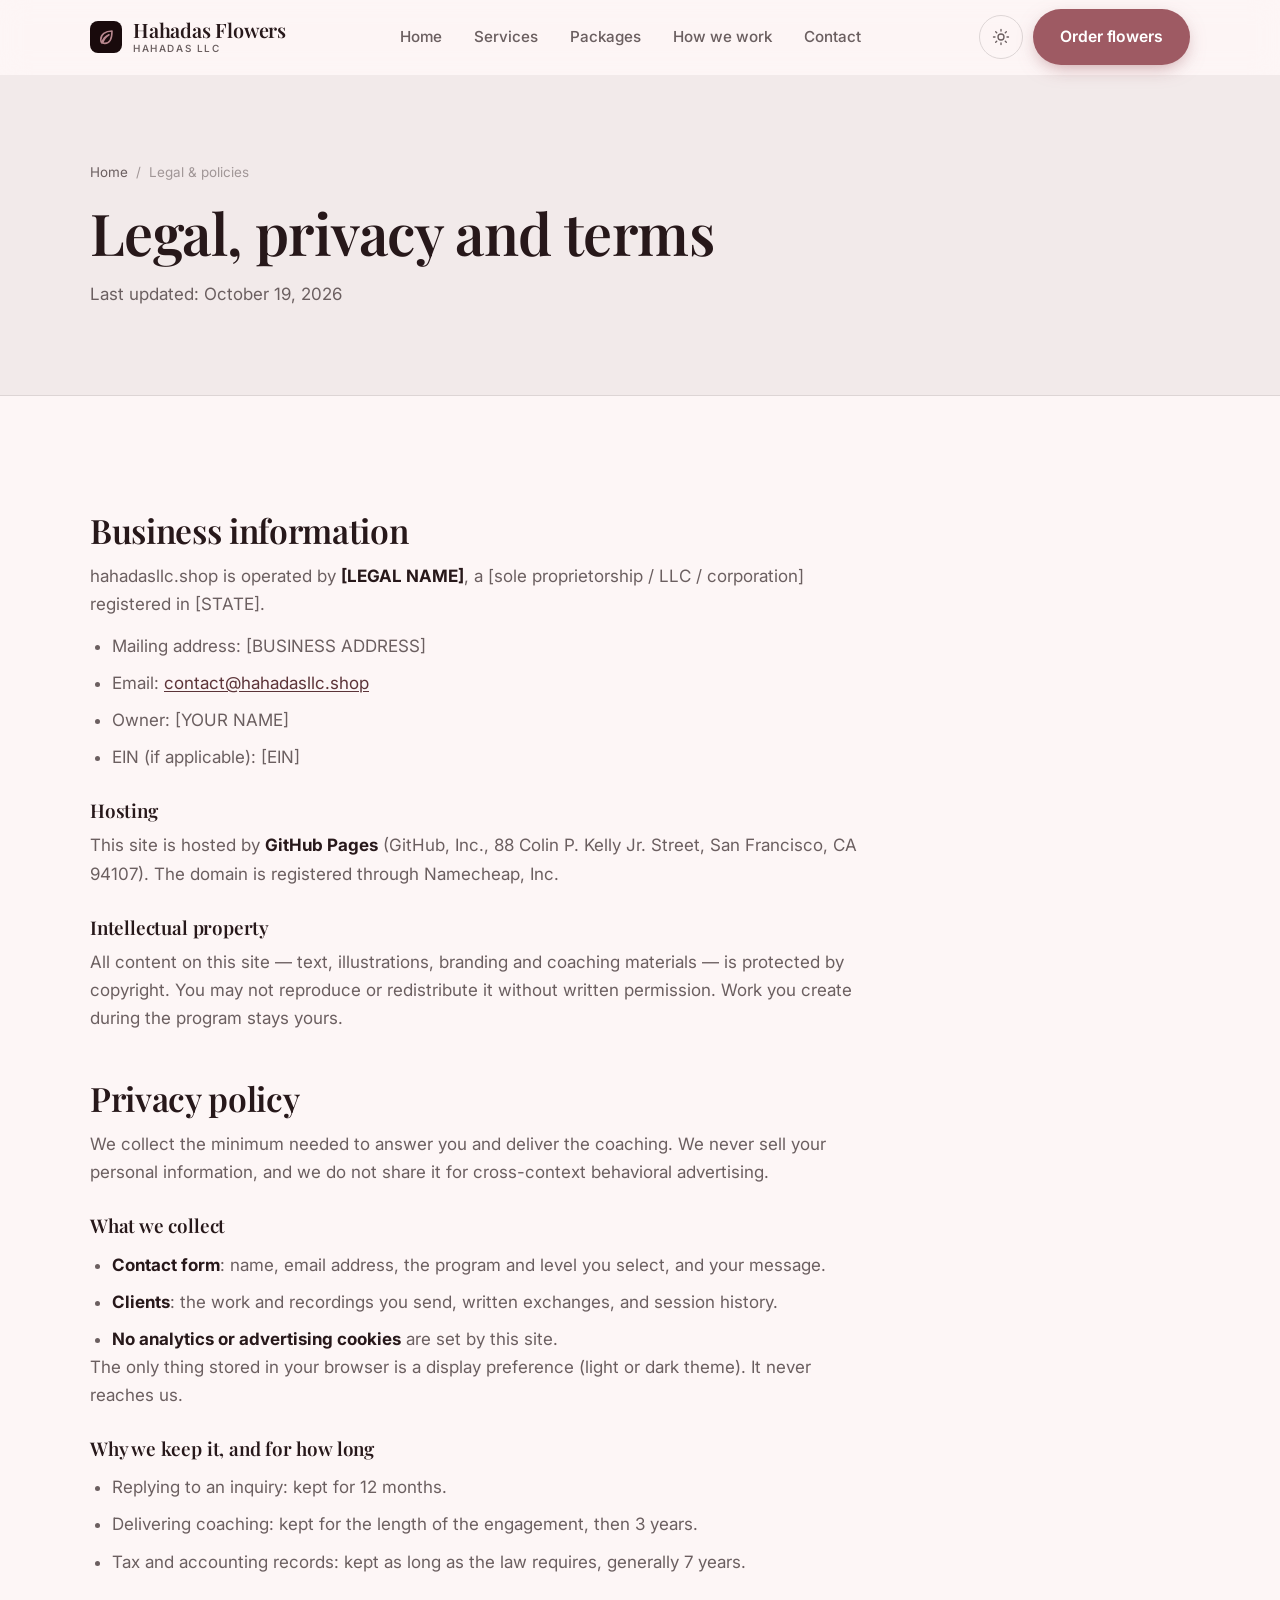
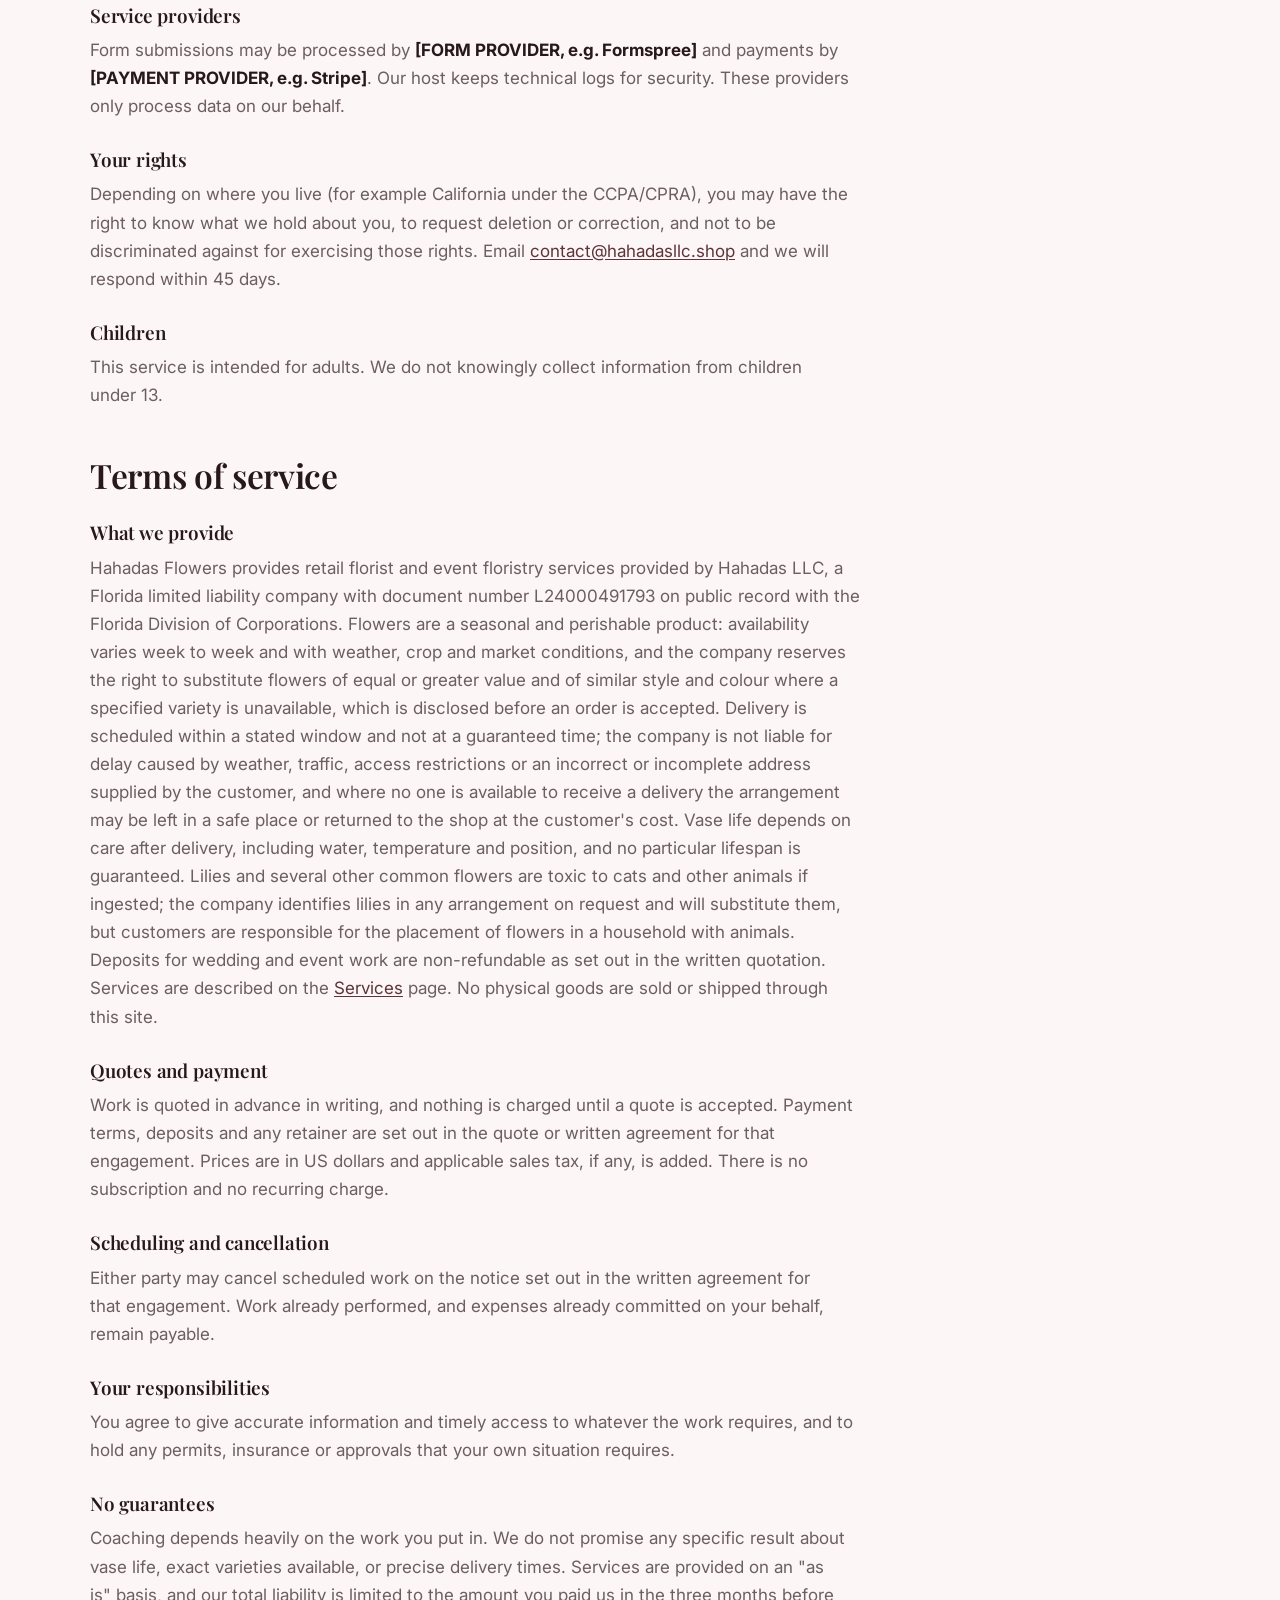
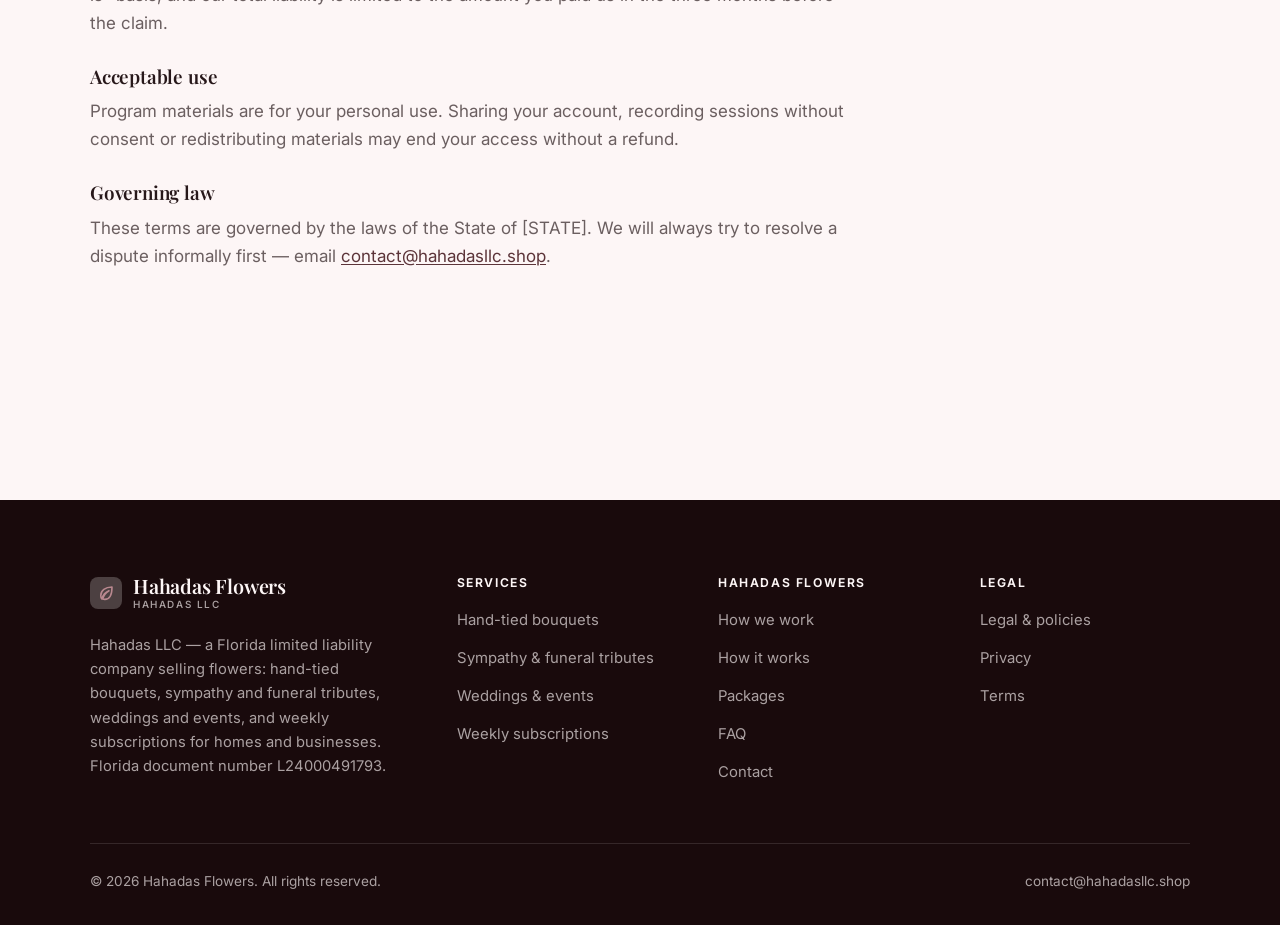
<file: legal.html>
<!DOCTYPE html>
<html lang="en" class="no-js">
<head>
<meta charset="utf-8">
<meta name="viewport" content="width=device-width, initial-scale=1">
<title>Legal, privacy and terms — Hahadas Flowers</title>
<meta name="description" content="Business information, privacy policy and terms of service for Hahadas Flowers.">
<meta name="robots" content="noindex">

<meta property="og:type" content="website">
<meta property="og:url" content="https://hahadasllc.shop/legal.html">
<meta property="og:site_name" content="Hahadas Flowers">
<meta property="og:locale" content="en_US">
<meta property="og:title" content="Legal, privacy and terms — Hahadas Flowers">
<meta property="og:description" content="Business information, privacy policy and terms of service for Hahadas Flowers.">
<meta name="theme-color" content="#190a0c">

<link rel="icon" href="assets/img/favicon.svg" type="image/svg+xml">
<link rel="preconnect" href="https://fonts.googleapis.com">
<link rel="preconnect" href="https://fonts.gstatic.com" crossorigin>
<link rel="stylesheet" href="https://fonts.googleapis.com/css2?family=Playfair+Display:wght@400;600;700&family=Inter:wght@400..700&display=swap">
<link rel="stylesheet" href="assets/css/style.css">

<!-- Thème appliqué avant le premier rendu (évite le flash) -->
<script>
document.documentElement.classList.remove('no-js');
(function(){try{var t=localStorage.getItem('site-theme');if(t){document.documentElement.setAttribute('data-theme',t);}}catch(e){}})();
</script>
</head>

<body>
<a class="skip-link" href="#main">Skip to main content</a>

<header class="site-header">
  <nav class="wrap nav" aria-label="Main navigation">
    <a class="brand" href="index.html">
      <svg class="brand__mark" viewBox="0 0 64 64" aria-hidden="true">
        <rect class="bm-bg" width="64" height="64" rx="16"/>
        <g class="bm-ic" transform="translate(14 14) scale(1.5)" fill="none" stroke-width="2.1" stroke-linecap="round" stroke-linejoin="round"><path d="M20 4c-9 0-15 4.5-15 11.5 0 2 .6 3.4 1.5 4.5C8 14 12 10.5 16 9c-4 2.5-7 6-8.5 11 1 .4 2 .5 3 .5C17 20.5 20 14 20 4z"/></g>
      </svg>
      <span>Hahadas Flowers<span class="brand__sub">Hahadas LLC</span></span>
    </a>

    <ul class="nav__links" id="nav-links">
      <li><a href="index.html">Home</a></li>
      <li><a href="programs.html">Services</a></li>
      <li><a href="index.html#pricing">Packages</a></li>
      <li><a href="about.html">How we work</a></li>
      <li><a href="contact.html">Contact</a></li>
      <li><a class="btn btn--primary" href="contact.html">Order flowers</a></li>
    </ul>

    <div class="nav__cta">
      <button class="theme-toggle" type="button" aria-label="Switch to dark theme">
        <svg class="icon-sun" viewBox="0 0 24 24" fill="none" stroke="currentColor" stroke-width="1.8" stroke-linecap="round" aria-hidden="true"><circle cx="12" cy="12" r="4"/><path d="M12 2v2m0 16v2M2 12h2m16 0h2M4.9 4.9l1.4 1.4m11.4 11.4 1.4 1.4M19.1 4.9l-1.4 1.4M6.3 17.7l-1.4 1.4"/></svg>
        <svg class="icon-moon" viewBox="0 0 24 24" fill="none" stroke="currentColor" stroke-width="1.8" stroke-linecap="round" stroke-linejoin="round" aria-hidden="true"><path d="M21 12.8A9 9 0 1 1 11.2 3a7 7 0 0 0 9.8 9.8z"/></svg>
      </button>
      <a class="btn btn--primary" href="contact.html">Order flowers</a>
      <button class="nav__toggle" type="button" aria-expanded="false" aria-controls="nav-links" aria-label="Open menu">
        <svg class="icon-open" viewBox="0 0 24 24" fill="none" stroke="currentColor" stroke-width="2" stroke-linecap="round" aria-hidden="true"><path d="M3 6h18M3 12h18M3 18h18"/></svg>
        <svg class="icon-close" viewBox="0 0 24 24" fill="none" stroke="currentColor" stroke-width="2" stroke-linecap="round" aria-hidden="true"><path d="M6 6l12 12M18 6L6 18"/></svg>
      </button>
    </div>
  </nav>
</header>

<main id="main">

<section class="page-head">
  <div class="wrap">
    <nav class="breadcrumb" aria-label="Breadcrumb">
      <a href="index.html">Home</a><span>/</span><span aria-current="page">Legal &amp; policies</span>
    </nav>
    <h1>Legal, privacy and terms</h1>
    <p>Last updated: <time datetime="2026-10-19">October 19, 2026</time></p>
  </div>
</section>

<section class="section wrap">
  <div class="prose">

    <!--
      TO DO: this is a skeleton, not legal advice. Replace every [BRACKET] with
      your real details before selling, and have a lawyer review it if you can.
      Consumer protection rules differ by state.
    -->

    <h2 id="business">Business information</h2>
    <p>
      hahadasllc.shop is operated by <strong>[LEGAL NAME]</strong>, a [sole proprietorship / LLC / corporation]
      registered in [STATE].
    </p>
    <ul>
      <li>Mailing address: [BUSINESS ADDRESS]</li>
      <li>Email: <a href="mailto:contact@hahadasllc.shop">contact@hahadasllc.shop</a></li>
      <li>Owner: [YOUR NAME]</li>
      <li>EIN (if applicable): [EIN]</li>
    </ul>

    <h3>Hosting</h3>
    <p>
      This site is hosted by <strong>GitHub Pages</strong> (GitHub, Inc., 88 Colin P. Kelly Jr. Street,
      San Francisco, CA 94107). The domain is registered through Namecheap, Inc.
    </p>

    <h3>Intellectual property</h3>
    <p>
      All content on this site — text, illustrations, branding and coaching materials — is protected by
      copyright. You may not reproduce or redistribute it without written permission. Work you create during
      the program stays yours.
    </p>

    <h2 id="privacy">Privacy policy</h2>
    <p>
      We collect the minimum needed to answer you and deliver the coaching. We never sell your personal
      information, and we do not share it for cross-context behavioral advertising.
    </p>
    <h3>What we collect</h3>
    <ul>
      <li><strong>Contact form</strong>: name, email address, the program and level you select, and your message.</li>
      <li><strong>Clients</strong>: the work and recordings you send, written exchanges, and session history.</li>
      <li><strong>No analytics or advertising cookies</strong> are set by this site.</li>
    </ul>
    <p>
      The only thing stored in your browser is a display preference (light or dark theme). It never reaches us.
    </p>
    <h3>Why we keep it, and for how long</h3>
    <ul>
      <li>Replying to an inquiry: kept for 12 months.</li>
      <li>Delivering coaching: kept for the length of the engagement, then 3 years.</li>
      <li>Tax and accounting records: kept as long as the law requires, generally 7 years.</li>
    </ul>
    <h3>Service providers</h3>
    <p>
      Form submissions may be processed by <strong>[FORM PROVIDER, e.g. Formspree]</strong> and payments by
      <strong>[PAYMENT PROVIDER, e.g. Stripe]</strong>. Our host keeps technical logs for security. These
      providers only process data on our behalf.
    </p>
    <h3>Your rights</h3>
    <p>
      Depending on where you live (for example California under the CCPA/CPRA), you may have the right to
      know what we hold about you, to request deletion or correction, and not to be discriminated against for
      exercising those rights. Email <a href="mailto:contact@hahadasllc.shop">contact@hahadasllc.shop</a> and we will respond within 45 days.
    </p>
    <h3>Children</h3>
    <p>
      This service is intended for adults. We do not knowingly collect information from children under 13.
    </p>

    <h2 id="terms">Terms of service</h2>
    <h3>What we provide</h3>
    <p>
      Hahadas Flowers provides retail florist and event floristry services provided by Hahadas LLC, a Florida limited liability company with document number L24000491793 on public record with the Florida Division of Corporations. Flowers are a seasonal and perishable product: availability varies week to week and with weather, crop and market conditions, and the company reserves the right to substitute flowers of equal or greater value and of similar style and colour where a specified variety is unavailable, which is disclosed before an order is accepted. Delivery is scheduled within a stated window and not at a guaranteed time; the company is not liable for delay caused by weather, traffic, access restrictions or an incorrect or incomplete address supplied by the customer, and where no one is available to receive a delivery the arrangement may be left in a safe place or returned to the shop at the customer's cost. Vase life depends on care after delivery, including water, temperature and position, and no particular lifespan is guaranteed. Lilies and several other common flowers are toxic to cats and other animals if ingested; the company identifies lilies in any arrangement on request and will substitute them, but customers are responsible for the placement of flowers in a household with animals. Deposits for wedding and event work are non-refundable as set out in the written quotation. Services are described on the
      <a href="programs.html">Services</a> page. No physical goods are sold or shipped through this site.
    </p>
    <h3>Quotes and payment</h3>
    <p>
      Work is quoted in advance in writing, and nothing is charged until a quote is accepted. Payment terms,
      deposits and any retainer are set out in the quote or written agreement for that engagement. Prices are in
      US dollars and applicable sales tax, if any, is added. There is no subscription and no recurring charge.
    </p>
    <h3>Scheduling and cancellation</h3>
    <p>
      Either party may cancel scheduled work on the notice set out in the written agreement for that engagement.
      Work already performed, and expenses already committed on your behalf, remain payable.
    </p>
    <h3>Your responsibilities</h3>
    <p>
      You agree to give accurate information and timely access to whatever the work requires, and to hold any
      permits, insurance or approvals that your own situation requires.
    </p>

    <h3>No guarantees</h3>
    <p>
      Coaching depends heavily on the work you put in. We do not promise any specific result
      about vase life, exact varieties available, or precise delivery times. Services are provided on an "as is" basis, and our total
      liability is limited to the amount you paid us in the three months before the claim.
    </p>
    <h3>Acceptable use</h3>
    <p>
      Program materials are for your personal use. Sharing your account, recording sessions without consent
      or redistributing materials may end your access without a refund.
    </p>
    <h3>Governing law</h3>
    <p>
      These terms are governed by the laws of the State of [STATE]. We will always try to resolve a dispute
      informally first — email <a href="mailto:contact@hahadasllc.shop">contact@hahadasllc.shop</a>.
    </p>

  </div>
</section>

</main>

<footer class="site-footer">
  <div class="wrap">
    <div class="footer__grid">
      <div class="footer__brand">
        <a class="brand" href="index.html">
          <svg class="brand__mark" viewBox="0 0 64 64" aria-hidden="true">
        <rect class="bm-bg" width="64" height="64" rx="16"/>
        <g class="bm-ic" transform="translate(14 14) scale(1.5)" fill="none" stroke-width="2.1" stroke-linecap="round" stroke-linejoin="round"><path d="M20 4c-9 0-15 4.5-15 11.5 0 2 .6 3.4 1.5 4.5C8 14 12 10.5 16 9c-4 2.5-7 6-8.5 11 1 .4 2 .5 3 .5C17 20.5 20 14 20 4z"/></g>
      </svg>
          <span>Hahadas Flowers<span class="brand__sub">Hahadas LLC</span></span>
        </a>
        <p>Hahadas LLC — a Florida limited liability company selling flowers: hand-tied bouquets, sympathy and funeral tributes, weddings and events, and weekly subscriptions for homes and businesses. Florida document number L24000491793.</p>
      </div>

      <div class="footer__col">
        <h4>Services</h4>
        <ul>
          <li><a href="programs.html#bouquets">Hand-tied bouquets</a></li>
          <li><a href="programs.html#sympathy">Sympathy &amp; funeral tributes</a></li>
          <li><a href="programs.html#weddings">Weddings &amp; events</a></li>
          <li><a href="programs.html#subscriptions">Weekly subscriptions</a></li>
        </ul>
      </div>

      <div class="footer__col">
        <h4>Hahadas Flowers</h4>
        <ul>
          <li><a href="about.html">How we work</a></li>
          <li><a href="index.html#how-it-works">How it works</a></li>
          <li><a href="index.html#pricing">Packages</a></li>
          <li><a href="index.html#faq">FAQ</a></li>
          <li><a href="contact.html">Contact</a></li>
        </ul>
      </div>

      <div class="footer__col">
        <h4>Legal</h4>
        <ul>
          <li><a href="legal.html">Legal &amp; policies</a></li>
          <li><a href="legal.html#privacy">Privacy</a></li>
          <li><a href="legal.html#terms">Terms</a></li>
        </ul>
      </div>
    </div>

    <div class="footer__bottom">
      <p>© <span data-year>2026</span> Hahadas Flowers. All rights reserved.</p>
      <p><a href="mailto:contact@hahadasllc.shop">contact@hahadasllc.shop</a></p>
    </div>
  </div>
</footer>

<script src="assets/js/main.js" defer></script>
</body>
</html>
</file>
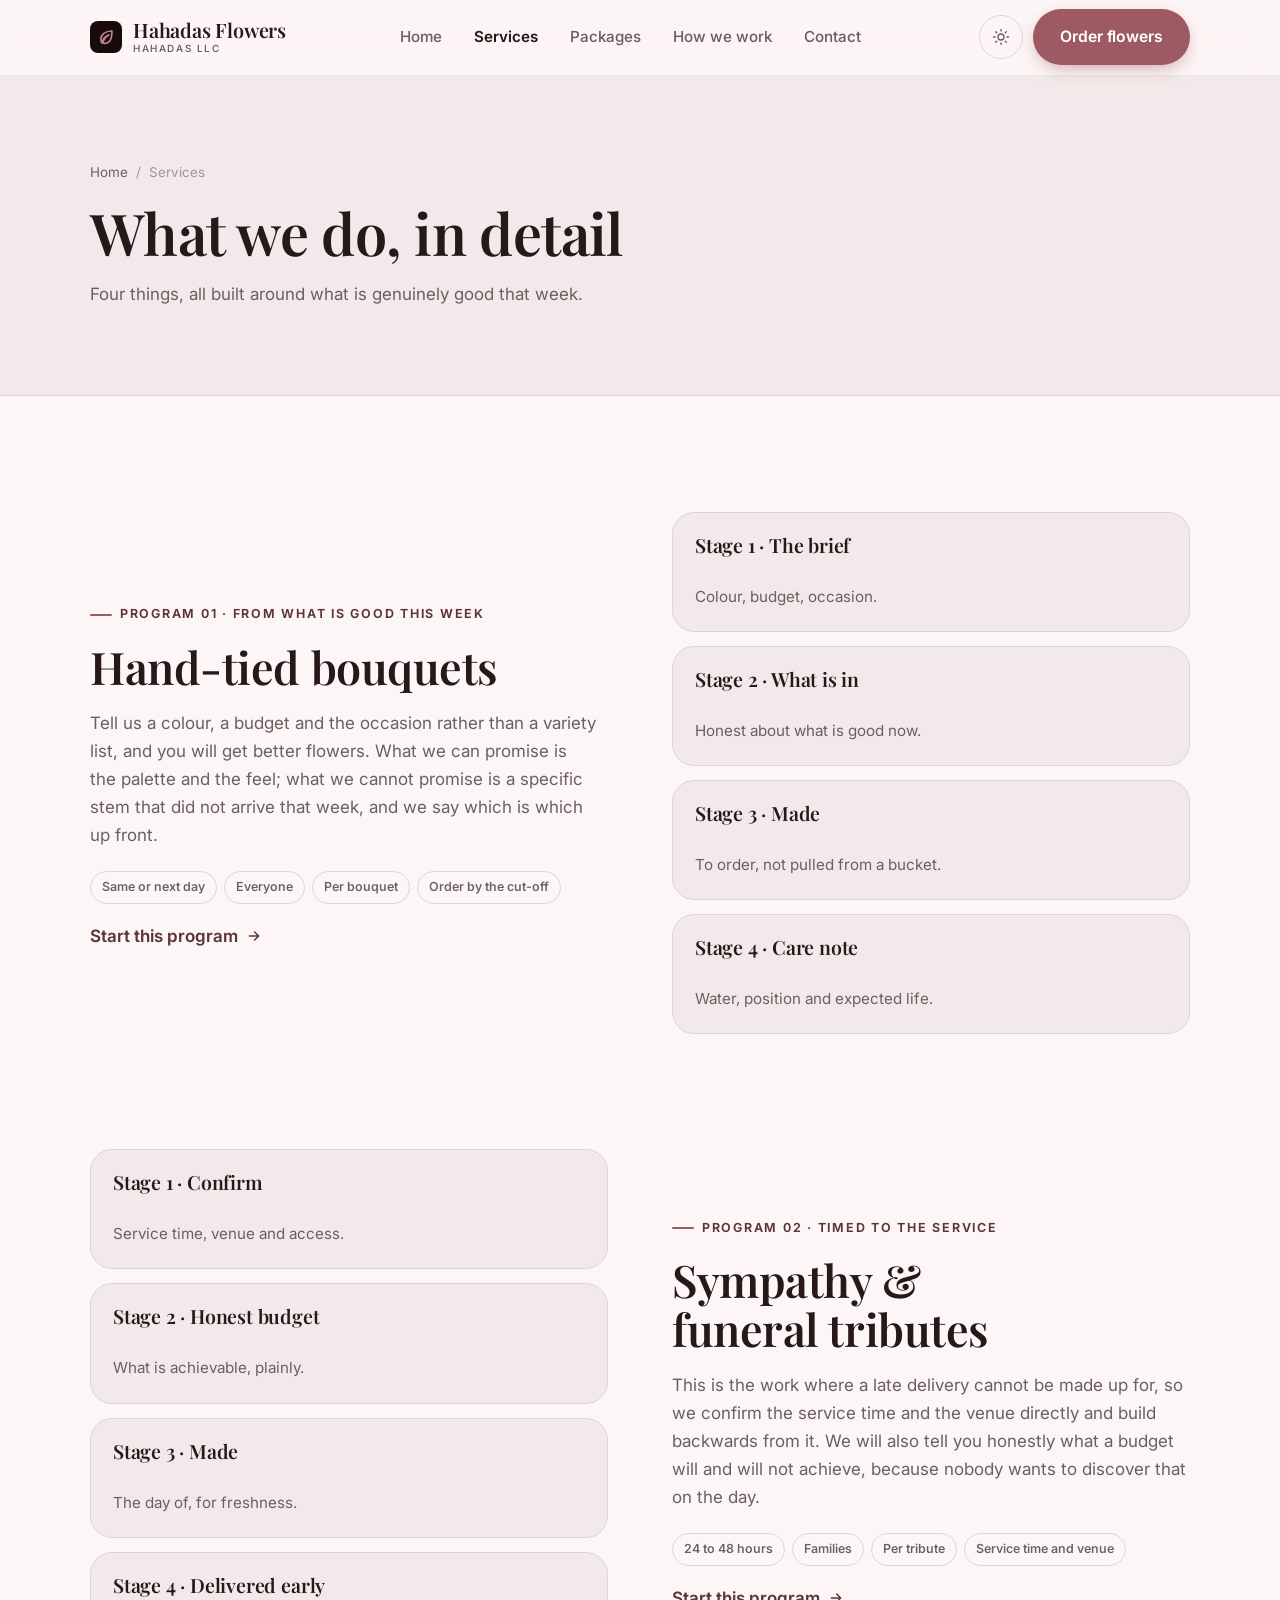
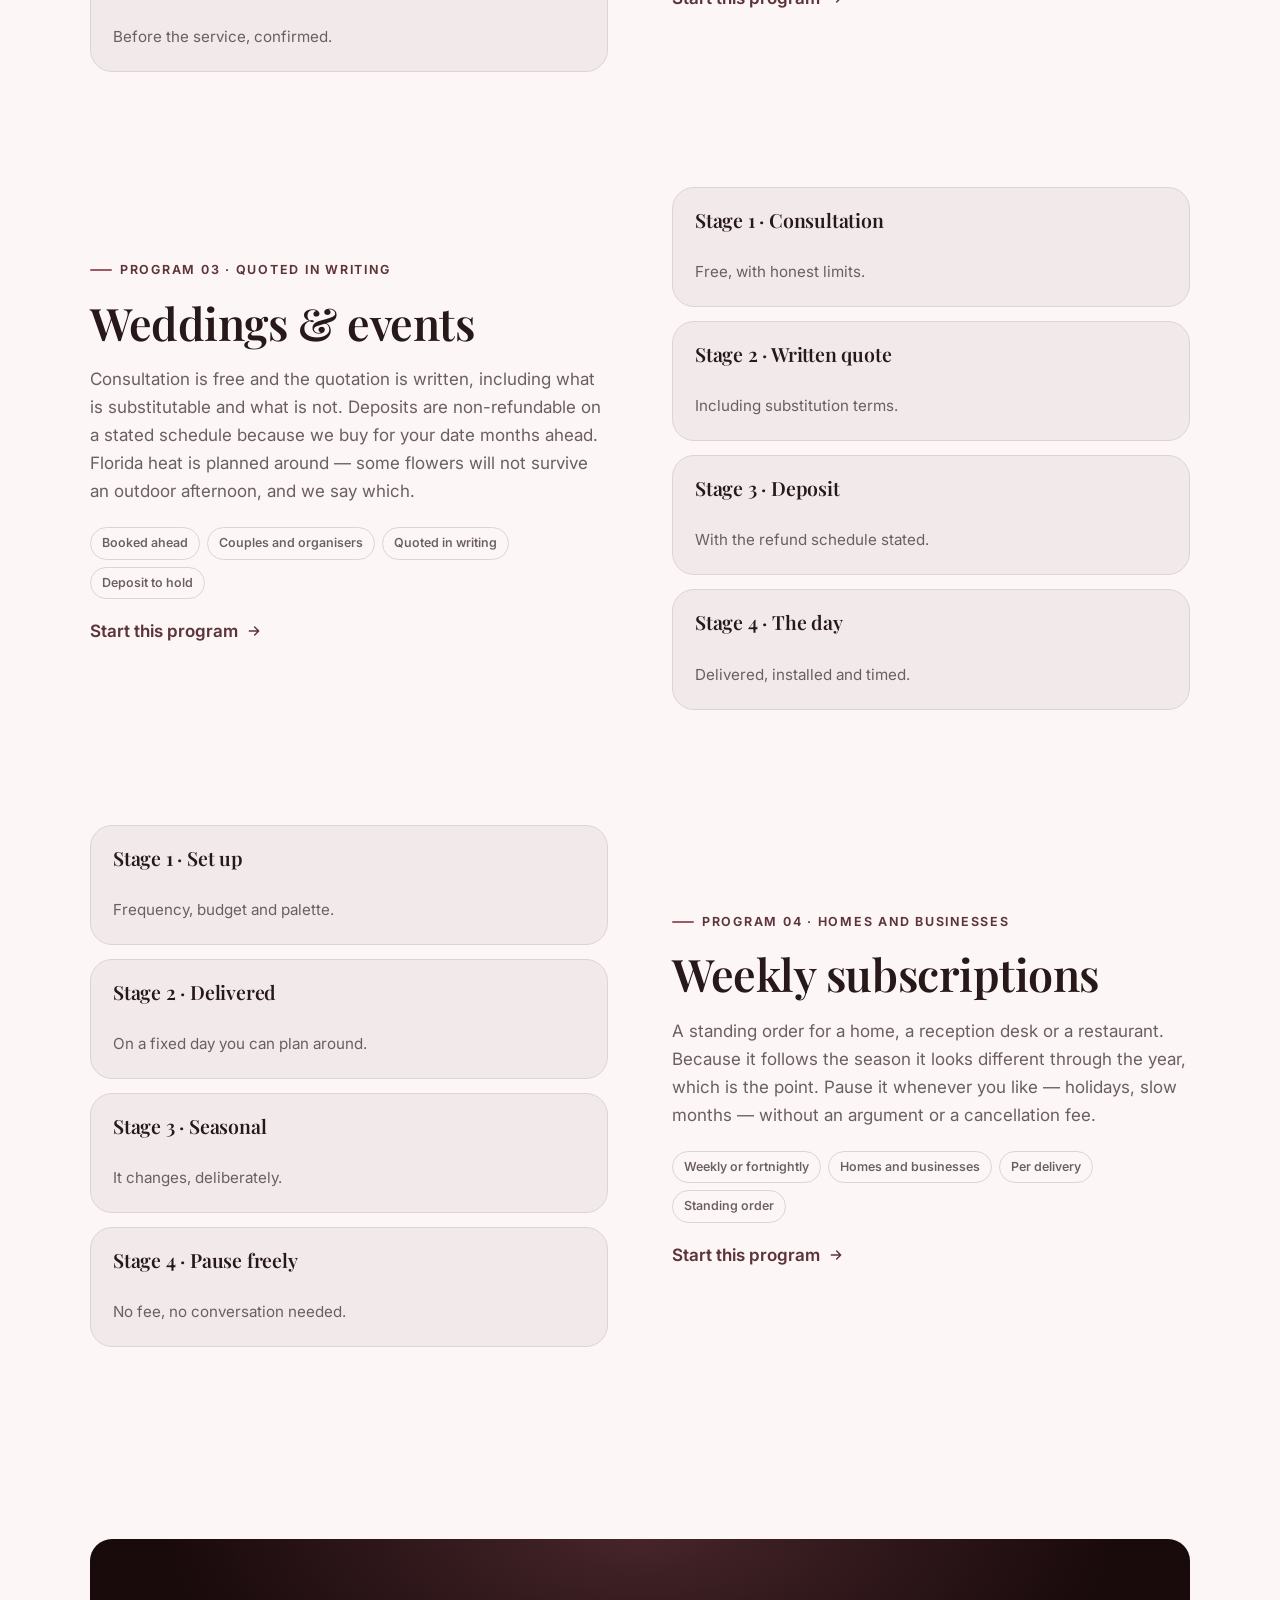
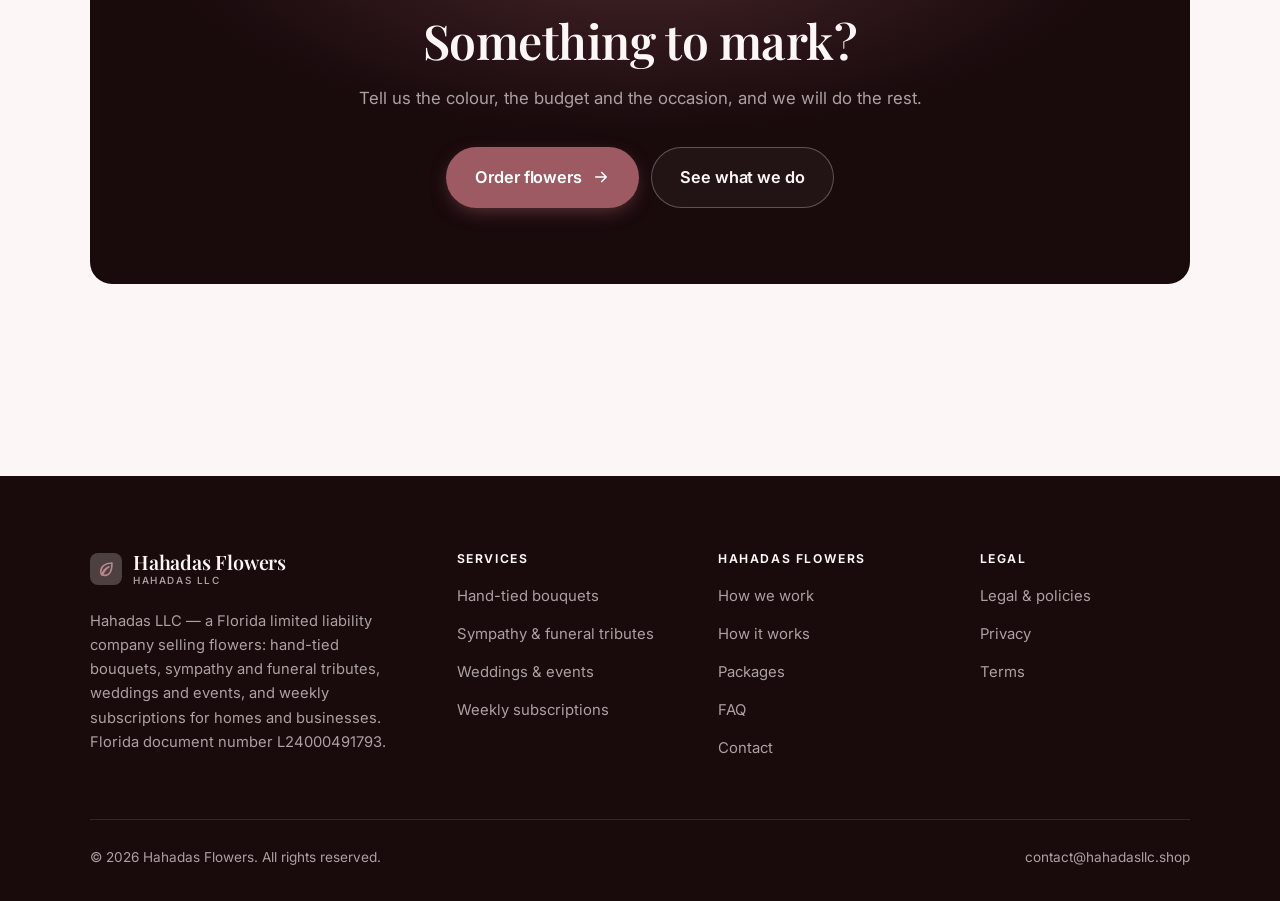
<file: programs.html>
<!DOCTYPE html>
<html lang="en" class="no-js">
<head>
<meta charset="utf-8">
<meta name="viewport" content="width=device-width, initial-scale=1">
<title>Services — Hahadas Flowers</title>
<meta name="description" content="What Hahadas LLC offers: hand-tied bouquets, sympathy and funeral tributes, weddings and events, and weekly subscriptions.">
<link rel="canonical" href="https://hahadasllc.shop/programs.html">

<meta property="og:type" content="website">
<meta property="og:url" content="https://hahadasllc.shop/programs.html">
<meta property="og:site_name" content="Hahadas Flowers">
<meta property="og:locale" content="en_US">
<meta property="og:title" content="Services — Hahadas Flowers">
<meta property="og:description" content="What Hahadas LLC offers: hand-tied bouquets, sympathy and funeral tributes, weddings and events, and weekly subscriptions.">
<meta name="theme-color" content="#190a0c">

<link rel="icon" href="assets/img/favicon.svg" type="image/svg+xml">
<link rel="preconnect" href="https://fonts.googleapis.com">
<link rel="preconnect" href="https://fonts.gstatic.com" crossorigin>
<link rel="stylesheet" href="https://fonts.googleapis.com/css2?family=Playfair+Display:wght@400;600;700&family=Inter:wght@400..700&display=swap">
<link rel="stylesheet" href="assets/css/style.css">

<!-- Thème appliqué avant le premier rendu (évite le flash) -->
<script>
document.documentElement.classList.remove('no-js');
(function(){try{var t=localStorage.getItem('site-theme');if(t){document.documentElement.setAttribute('data-theme',t);}}catch(e){}})();
</script>
</head>

<body>
<a class="skip-link" href="#main">Skip to main content</a>

<header class="site-header">
  <nav class="wrap nav" aria-label="Main navigation">
    <a class="brand" href="index.html">
      <svg class="brand__mark" viewBox="0 0 64 64" aria-hidden="true">
        <rect class="bm-bg" width="64" height="64" rx="16"/>
        <g class="bm-ic" transform="translate(14 14) scale(1.5)" fill="none" stroke-width="2.1" stroke-linecap="round" stroke-linejoin="round"><path d="M20 4c-9 0-15 4.5-15 11.5 0 2 .6 3.4 1.5 4.5C8 14 12 10.5 16 9c-4 2.5-7 6-8.5 11 1 .4 2 .5 3 .5C17 20.5 20 14 20 4z"/></g>
      </svg>
      <span>Hahadas Flowers<span class="brand__sub">Hahadas LLC</span></span>
    </a>

    <ul class="nav__links" id="nav-links">
      <li><a href="index.html">Home</a></li>
      <li><a href="programs.html" aria-current="page">Services</a></li>
      <li><a href="index.html#pricing">Packages</a></li>
      <li><a href="about.html">How we work</a></li>
      <li><a href="contact.html">Contact</a></li>
      <li><a class="btn btn--primary" href="contact.html">Order flowers</a></li>
    </ul>

    <div class="nav__cta">
      <button class="theme-toggle" type="button" aria-label="Switch to dark theme">
        <svg class="icon-sun" viewBox="0 0 24 24" fill="none" stroke="currentColor" stroke-width="1.8" stroke-linecap="round" aria-hidden="true"><circle cx="12" cy="12" r="4"/><path d="M12 2v2m0 16v2M2 12h2m16 0h2M4.9 4.9l1.4 1.4m11.4 11.4 1.4 1.4M19.1 4.9l-1.4 1.4M6.3 17.7l-1.4 1.4"/></svg>
        <svg class="icon-moon" viewBox="0 0 24 24" fill="none" stroke="currentColor" stroke-width="1.8" stroke-linecap="round" stroke-linejoin="round" aria-hidden="true"><path d="M21 12.8A9 9 0 1 1 11.2 3a7 7 0 0 0 9.8 9.8z"/></svg>
      </button>
      <a class="btn btn--primary" href="contact.html">Order flowers</a>
      <button class="nav__toggle" type="button" aria-expanded="false" aria-controls="nav-links" aria-label="Open menu">
        <svg class="icon-open" viewBox="0 0 24 24" fill="none" stroke="currentColor" stroke-width="2" stroke-linecap="round" aria-hidden="true"><path d="M3 6h18M3 12h18M3 18h18"/></svg>
        <svg class="icon-close" viewBox="0 0 24 24" fill="none" stroke="currentColor" stroke-width="2" stroke-linecap="round" aria-hidden="true"><path d="M6 6l12 12M18 6L6 18"/></svg>
      </button>
    </div>
  </nav>
</header>

<main id="main">

<section class="page-head">
  <div class="wrap">
    <nav class="breadcrumb" aria-label="Breadcrumb">
      <a href="index.html">Home</a><span>/</span><span aria-current="page">Services</span>
    </nav>
    <h1>What we do, in detail</h1>
    <p>Four things, all built around what is genuinely good that week.</p>
  </div>
</section>

<section class="section wrap" id="bouquets">
  <div class="split reveal">
    <div>
      <span class="eyebrow">Program 01 · From what is good this week</span>
      <h2>Hand-tied bouquets</h2>
      <p>Tell us a colour, a budget and the occasion rather than a variety list, and you will get better flowers. What we can promise is the palette and the feel; what we cannot promise is a specific stem that did not arrive that week, and we say which is which up front.</p>
      <ul class="tags"><li>Same or next day</li><li>Everyone</li><li>Per bouquet</li><li>Order by the cut-off</li></ul>
      <p><a class="arrow-link" href="contact.html">Start this program <svg viewBox="0 0 24 24" fill="none" stroke="currentColor" stroke-width="2.2" stroke-linecap="round" stroke-linejoin="round" aria-hidden="true"><path d="M5 12h14M13 6l6 6-6 6"/></svg></a></p>
    </div>
    <div class="grid grid--2 grid--tight">
      <article class="card card--sm">
        <h3>Stage 1 · The brief</h3>
        <p>Colour, budget, occasion.</p>
      </article>
      <article class="card card--sm">
        <h3>Stage 2 · What is in</h3>
        <p>Honest about what is good now.</p>
      </article>
      <article class="card card--sm">
        <h3>Stage 3 · Made</h3>
        <p>To order, not pulled from a bucket.</p>
      </article>
      <article class="card card--sm">
        <h3>Stage 4 · Care note</h3>
        <p>Water, position and expected life.</p>
      </article>
    </div>
  </div>
</section>

<section class="section section--flush wrap" id="sympathy">
  <div class="split reveal">
    <div class="grid grid--2 grid--tight">
      <article class="card card--sm">
        <h3>Stage 1 · Confirm</h3>
        <p>Service time, venue and access.</p>
      </article>
      <article class="card card--sm">
        <h3>Stage 2 · Honest budget</h3>
        <p>What is achievable, plainly.</p>
      </article>
      <article class="card card--sm">
        <h3>Stage 3 · Made</h3>
        <p>The day of, for freshness.</p>
      </article>
      <article class="card card--sm">
        <h3>Stage 4 · Delivered early</h3>
        <p>Before the service, confirmed.</p>
      </article>
    </div>
    <div>
      <span class="eyebrow">Program 02 · Timed to the service</span>
      <h2>Sympathy &amp; funeral tributes</h2>
      <p>This is the work where a late delivery cannot be made up for, so we confirm the service time and the venue directly and build backwards from it. We will also tell you honestly what a budget will and will not achieve, because nobody wants to discover that on the day.</p>
      <ul class="tags"><li>24 to 48 hours</li><li>Families</li><li>Per tribute</li><li>Service time and venue</li></ul>
      <p><a class="arrow-link" href="contact.html">Start this program <svg viewBox="0 0 24 24" fill="none" stroke="currentColor" stroke-width="2.2" stroke-linecap="round" stroke-linejoin="round" aria-hidden="true"><path d="M5 12h14M13 6l6 6-6 6"/></svg></a></p>
    </div>
  </div>
</section>

<section class="section section--flush wrap" id="weddings">
  <div class="split reveal">
    <div>
      <span class="eyebrow">Program 03 · Quoted in writing</span>
      <h2>Weddings &amp; events</h2>
      <p>Consultation is free and the quotation is written, including what is substitutable and what is not. Deposits are non-refundable on a stated schedule because we buy for your date months ahead. Florida heat is planned around — some flowers will not survive an outdoor afternoon, and we say which.</p>
      <ul class="tags"><li>Booked ahead</li><li>Couples and organisers</li><li>Quoted in writing</li><li>Deposit to hold</li></ul>
      <p><a class="arrow-link" href="contact.html">Start this program <svg viewBox="0 0 24 24" fill="none" stroke="currentColor" stroke-width="2.2" stroke-linecap="round" stroke-linejoin="round" aria-hidden="true"><path d="M5 12h14M13 6l6 6-6 6"/></svg></a></p>
    </div>
    <div class="grid grid--2 grid--tight">
      <article class="card card--sm">
        <h3>Stage 1 · Consultation</h3>
        <p>Free, with honest limits.</p>
      </article>
      <article class="card card--sm">
        <h3>Stage 2 · Written quote</h3>
        <p>Including substitution terms.</p>
      </article>
      <article class="card card--sm">
        <h3>Stage 3 · Deposit</h3>
        <p>With the refund schedule stated.</p>
      </article>
      <article class="card card--sm">
        <h3>Stage 4 · The day</h3>
        <p>Delivered, installed and timed.</p>
      </article>
    </div>
  </div>
</section>

<section class="section section--flush wrap" id="subscriptions">
  <div class="split reveal">
    <div class="grid grid--2 grid--tight">
      <article class="card card--sm">
        <h3>Stage 1 · Set up</h3>
        <p>Frequency, budget and palette.</p>
      </article>
      <article class="card card--sm">
        <h3>Stage 2 · Delivered</h3>
        <p>On a fixed day you can plan around.</p>
      </article>
      <article class="card card--sm">
        <h3>Stage 3 · Seasonal</h3>
        <p>It changes, deliberately.</p>
      </article>
      <article class="card card--sm">
        <h3>Stage 4 · Pause freely</h3>
        <p>No fee, no conversation needed.</p>
      </article>
    </div>
    <div>
      <span class="eyebrow">Program 04 · Homes and businesses</span>
      <h2>Weekly subscriptions</h2>
      <p>A standing order for a home, a reception desk or a restaurant. Because it follows the season it looks different through the year, which is the point. Pause it whenever you like — holidays, slow months — without an argument or a cancellation fee.</p>
      <ul class="tags"><li>Weekly or fortnightly</li><li>Homes and businesses</li><li>Per delivery</li><li>Standing order</li></ul>
      <p><a class="arrow-link" href="contact.html">Start this program <svg viewBox="0 0 24 24" fill="none" stroke="currentColor" stroke-width="2.2" stroke-linecap="round" stroke-linejoin="round" aria-hidden="true"><path d="M5 12h14M13 6l6 6-6 6"/></svg></a></p>
    </div>
  </div>
</section>

<section class="wrap section--tight">
  <div class="cta-band reveal">
    <h2>Something to mark?</h2>
    <p>Tell us the colour, the budget and the occasion, and we will do the rest.</p>
    <div class="hero__actions">
      <a class="btn btn--primary btn--lg" href="contact.html">Order flowers <svg viewBox="0 0 24 24" fill="none" stroke="currentColor" stroke-width="2.2" stroke-linecap="round" stroke-linejoin="round" aria-hidden="true"><path d="M5 12h14M13 6l6 6-6 6"/></svg></a>
      <a class="btn btn--on-dark btn--lg" href="programs.html">See what we do</a>
    </div>
  </div>
</section>

</main>

<footer class="site-footer">
  <div class="wrap">
    <div class="footer__grid">
      <div class="footer__brand">
        <a class="brand" href="index.html">
          <svg class="brand__mark" viewBox="0 0 64 64" aria-hidden="true">
        <rect class="bm-bg" width="64" height="64" rx="16"/>
        <g class="bm-ic" transform="translate(14 14) scale(1.5)" fill="none" stroke-width="2.1" stroke-linecap="round" stroke-linejoin="round"><path d="M20 4c-9 0-15 4.5-15 11.5 0 2 .6 3.4 1.5 4.5C8 14 12 10.5 16 9c-4 2.5-7 6-8.5 11 1 .4 2 .5 3 .5C17 20.5 20 14 20 4z"/></g>
      </svg>
          <span>Hahadas Flowers<span class="brand__sub">Hahadas LLC</span></span>
        </a>
        <p>Hahadas LLC — a Florida limited liability company selling flowers: hand-tied bouquets, sympathy and funeral tributes, weddings and events, and weekly subscriptions for homes and businesses. Florida document number L24000491793.</p>
      </div>

      <div class="footer__col">
        <h4>Services</h4>
        <ul>
          <li><a href="programs.html#bouquets">Hand-tied bouquets</a></li>
          <li><a href="programs.html#sympathy">Sympathy &amp; funeral tributes</a></li>
          <li><a href="programs.html#weddings">Weddings &amp; events</a></li>
          <li><a href="programs.html#subscriptions">Weekly subscriptions</a></li>
        </ul>
      </div>

      <div class="footer__col">
        <h4>Hahadas Flowers</h4>
        <ul>
          <li><a href="about.html">How we work</a></li>
          <li><a href="index.html#how-it-works">How it works</a></li>
          <li><a href="index.html#pricing">Packages</a></li>
          <li><a href="index.html#faq">FAQ</a></li>
          <li><a href="contact.html">Contact</a></li>
        </ul>
      </div>

      <div class="footer__col">
        <h4>Legal</h4>
        <ul>
          <li><a href="legal.html">Legal &amp; policies</a></li>
          <li><a href="legal.html#privacy">Privacy</a></li>
          <li><a href="legal.html#terms">Terms</a></li>
        </ul>
      </div>
    </div>

    <div class="footer__bottom">
      <p>© <span data-year>2026</span> Hahadas Flowers. All rights reserved.</p>
      <p><a href="mailto:contact@hahadasllc.shop">contact@hahadasllc.shop</a></p>
    </div>
  </div>
</footer>

<script src="assets/js/main.js" defer></script>
</body>
</html>
</file>
<file: assets/css/style.css>
/* Hahadas Flowers — couleurs et polices de la marque.
   Modifier ces valeurs suffit à changer l'identité visuelle de tout le site. */
:root {
  --c-accent:    #9e5a63;
  --c-on-accent: #ffffff;
  --c-ink:       #190a0c;
  --c-paper:     #fdf6f6;

  --accent-ink-light: color-mix(in srgb, var(--c-accent) 58%, black);
  --accent-on-dark:   color-mix(in srgb, var(--c-accent) 72%, white);

  --font-display: "Playfair Display", Georgia, "Times New Roman", serif;
  --font-body: "Inter", system-ui, -apple-system, "Segoe UI", sans-serif;
  --display-weight: 600;
  --display-tracking: -.01em;
}

/* ==========================================================================
   Feuille de style commune aux sites de coaching
   Les couleurs de marque (--c-accent, --c-on-accent, --c-ink, --c-paper) et
   les polices sont définies juste au-dessus, par site. Tout le reste en dérive.
   ========================================================================== */

/* --------------------------------------------------------------------------
   1. Tokens dérivés
   -------------------------------------------------------------------------- */

:root {
  /* Thème clair */
  --paper:      var(--c-paper);
  --paper-2:    color-mix(in srgb, var(--c-paper) 95%, var(--c-ink));
  --paper-3:    color-mix(in srgb, var(--c-paper) 89%, var(--c-ink));
  --line:       color-mix(in srgb, var(--c-paper) 86%, var(--c-ink));
  --text:       color-mix(in srgb, var(--c-ink) 94%, var(--c-paper));
  --muted:      color-mix(in srgb, var(--c-ink) 64%, var(--c-paper));
  --accent:     var(--c-accent);
  --accent-600: color-mix(in srgb, var(--c-accent) 86%, black);
  --accent-ink: var(--accent-ink-light);
  --on-accent:  var(--c-on-accent);
  --ink:        var(--c-ink);
  --ink-soft:   color-mix(in srgb, var(--c-ink) 90%, white);
  --on-ink:     var(--c-paper);
  --on-ink-mut: color-mix(in srgb, var(--c-paper) 64%, var(--c-ink));
  --brand-bg:   var(--c-ink);

  /* Rayons */
  --r-sm: 8px;
  --r-md: 14px;
  --r-lg: 22px;
  --r-full: 999px;

  /* Ombres */
  --sh-1: 0 1px 2px rgba(0, 0, 0, .05), 0 2px 8px rgba(0, 0, 0, .04);
  --sh-2: 0 2px 4px rgba(0, 0, 0, .05), 0 12px 32px rgba(0, 0, 0, .09);
  --sh-3: 0 4px 8px rgba(0, 0, 0, .06), 0 24px 56px rgba(0, 0, 0, .14);

  /* Rythme */
  --gutter: clamp(16px, 4vw, 40px);
  --maxw: 1180px;
  --section-y: clamp(64px, 9vw, 124px);

  --ease: cubic-bezier(.22, .61, .36, 1);
}

/* Thème sombre — suit le système, sauf si l'utilisateur a choisi « clair » */
@media (prefers-color-scheme: dark) {
  :root:not([data-theme="light"]) {
    --paper:      var(--c-ink);
    --paper-2:    color-mix(in srgb, var(--c-ink) 92%, white);
    --paper-3:    color-mix(in srgb, var(--c-ink) 86%, white);
    --line:       color-mix(in srgb, var(--c-ink) 80%, white);
    --text:       color-mix(in srgb, var(--c-paper) 94%, var(--c-ink));
    --muted:      color-mix(in srgb, var(--c-paper) 66%, var(--c-ink));
    --accent-ink: var(--accent-on-dark);
    --ink:        color-mix(in srgb, var(--c-ink) 72%, black);
    --brand-bg:   color-mix(in srgb, var(--c-ink) 80%, white);
    --sh-1: 0 1px 2px rgba(0, 0, 0, .4), 0 2px 8px rgba(0, 0, 0, .3);
    --sh-2: 0 2px 4px rgba(0, 0, 0, .4), 0 12px 32px rgba(0, 0, 0, .45);
    --sh-3: 0 4px 8px rgba(0, 0, 0, .45), 0 24px 56px rgba(0, 0, 0, .55);
  }
}

/* Thème sombre — choix explicite */
:root[data-theme="dark"] {
  --paper:      var(--c-ink);
  --paper-2:    color-mix(in srgb, var(--c-ink) 92%, white);
  --paper-3:    color-mix(in srgb, var(--c-ink) 86%, white);
  --line:       color-mix(in srgb, var(--c-ink) 80%, white);
  --text:       color-mix(in srgb, var(--c-paper) 94%, var(--c-ink));
  --muted:      color-mix(in srgb, var(--c-paper) 66%, var(--c-ink));
  --accent-ink: var(--accent-on-dark);
  --ink:        color-mix(in srgb, var(--c-ink) 72%, black);
  --brand-bg:   color-mix(in srgb, var(--c-ink) 80%, white);
  --sh-1: 0 1px 2px rgba(0, 0, 0, .4), 0 2px 8px rgba(0, 0, 0, .3);
  --sh-2: 0 2px 4px rgba(0, 0, 0, .4), 0 12px 32px rgba(0, 0, 0, .45);
  --sh-3: 0 4px 8px rgba(0, 0, 0, .45), 0 24px 56px rgba(0, 0, 0, .55);
}

/* --------------------------------------------------------------------------
   2. Reset / base
   -------------------------------------------------------------------------- */

*, *::before, *::after { box-sizing: border-box; }

* { margin: 0; }

html {
  -webkit-text-size-adjust: 100%;
  scroll-behavior: smooth;
  scroll-padding-top: 88px;
}

body {
  background: var(--paper);
  color: var(--text);
  font-family: var(--font-body);
  font-size: 17px;
  line-height: 1.65;
  -webkit-font-smoothing: antialiased;
  text-rendering: optimizeLegibility;
  overflow-x: hidden;
}

img, svg, video { display: block; max-width: 100%; height: auto; }

a { color: inherit; text-decoration: none; }

button, input, textarea, select { font: inherit; color: inherit; }

h1, h2, h3, h4 {
  font-family: var(--font-display);
  font-weight: var(--display-weight);
  line-height: 1.08;
  letter-spacing: var(--display-tracking);
  text-wrap: balance;
}

p { text-wrap: pretty; }

:focus-visible {
  outline: 3px solid var(--accent);
  outline-offset: 3px;
  border-radius: 4px;
}

::selection { background: var(--accent); color: var(--on-accent); }

/* --------------------------------------------------------------------------
   3. Utilitaires de mise en page
   -------------------------------------------------------------------------- */

.wrap {
  width: 100%;
  max-width: var(--maxw);
  margin-inline: auto;
  padding-inline: var(--gutter);
}

.section { padding-block: var(--section-y); }
.section--flush { padding-top: 0; }
.section--tight { padding-block: clamp(48px, 6vw, 80px); }

.skip-link {
  position: absolute;
  left: 12px;
  top: -100px;
  z-index: 200;
  background: var(--accent);
  color: var(--on-accent);
  padding: 12px 20px;
  border-radius: var(--r-sm);
  font-weight: 600;
  transition: top .2s var(--ease);
}
.skip-link:focus { top: 12px; }

.eyebrow {
  display: inline-flex;
  align-items: center;
  gap: 8px;
  font-size: .78rem;
  font-weight: 650;
  letter-spacing: .14em;
  text-transform: uppercase;
  color: var(--accent-ink);
  margin-bottom: 18px;
}
.eyebrow::before {
  content: "";
  width: 22px;
  height: 2px;
  background: var(--accent);
  border-radius: 2px;
}

.section-head { max-width: 62ch; margin-bottom: clamp(36px, 5vw, 60px); }
.section-head h2 { font-size: clamp(2rem, 4.4vw, 3.1rem); }
.section-head p {
  margin-top: 18px;
  color: var(--muted);
  font-size: clamp(1rem, 1.6vw, 1.12rem);
  max-width: 58ch;
}

.section-head--center { margin-inline: auto; text-align: center; }
.section-head--center .eyebrow { justify-content: center; }
.section-head--center p { margin-inline: auto; }

/* --------------------------------------------------------------------------
   4. Boutons
   -------------------------------------------------------------------------- */

.btn {
  display: inline-flex;
  align-items: center;
  justify-content: center;
  gap: 10px;
  padding: 14px 26px;
  border: 1px solid transparent;
  border-radius: var(--r-full);
  font-weight: 620;
  font-size: .98rem;
  letter-spacing: -.005em;
  cursor: pointer;
  white-space: nowrap;
  transition: transform .18s var(--ease), background-color .18s var(--ease),
              border-color .18s var(--ease), box-shadow .18s var(--ease), color .18s var(--ease);
}
.btn:hover { transform: translateY(-2px); }
.btn:active { transform: translateY(0); }

.btn--primary {
  background: var(--accent);
  color: var(--on-accent);
  box-shadow: 0 6px 20px -6px color-mix(in srgb, var(--c-accent) 65%, transparent);
}
.btn--primary:hover {
  background: var(--accent-600);
  box-shadow: 0 12px 28px -8px color-mix(in srgb, var(--c-accent) 70%, transparent);
}

.btn--ghost {
  border-color: var(--line);
  background: transparent;
  color: var(--text);
}
.btn--ghost:hover { border-color: var(--accent); color: var(--accent-ink); }

.btn--on-dark {
  border-color: color-mix(in srgb, var(--c-paper) 28%, transparent);
  color: var(--on-ink);
  background: color-mix(in srgb, var(--c-paper) 4%, transparent);
}
.btn--on-dark:hover {
  border-color: color-mix(in srgb, var(--c-paper) 60%, transparent);
  background: color-mix(in srgb, var(--c-paper) 10%, transparent);
}

.btn--lg { padding: 16px 28px; font-size: 1.02rem; }
.btn--block { width: 100%; }

.btn svg { width: 18px; height: 18px; flex: none; }

@media (max-width: 420px) {
  .btn--lg { padding: 15px 22px; font-size: 1rem; white-space: normal; text-align: center; }
}

/* Lien fléché */
.arrow-link {
  display: inline-flex;
  align-items: center;
  gap: 8px;
  font-weight: 620;
  color: var(--accent-ink);
}
.arrow-link svg { width: 16px; height: 16px; transition: transform .18s var(--ease); }
.arrow-link:hover svg { transform: translateX(4px); }

/* --------------------------------------------------------------------------
   5. En-tête / navigation
   -------------------------------------------------------------------------- */

.site-header {
  position: sticky;
  top: 0;
  z-index: 100;
  background: color-mix(in srgb, var(--paper) 82%, transparent);
  backdrop-filter: saturate(180%) blur(14px);
  -webkit-backdrop-filter: saturate(180%) blur(14px);
  border-bottom: 1px solid transparent;
  transition: border-color .25s var(--ease), background-color .25s var(--ease);
}
.site-header.is-stuck {
  border-bottom-color: var(--line);
  background: color-mix(in srgb, var(--paper) 94%, transparent);
}

.nav {
  display: flex;
  align-items: center;
  justify-content: space-between;
  gap: 24px;
  height: 74px;
}

.brand {
  display: inline-flex;
  align-items: center;
  gap: 11px;
  font-family: var(--font-display);
  font-weight: var(--display-weight);
  font-size: 1.24rem;
  letter-spacing: var(--display-tracking);
  flex: none;
  line-height: 1.1;
}
.brand__mark { width: 32px; height: 32px; flex: none; }
.brand__mark .bm-bg { fill: var(--brand-bg); }
.brand__mark .bm-ic { stroke: var(--accent-on-dark); color: var(--accent-on-dark); }
.brand__sub {
  display: block;
  font-family: var(--font-body);
  font-size: .62rem;
  font-weight: 550;
  letter-spacing: .16em;
  text-transform: uppercase;
  color: var(--muted);
  margin-top: 1px;
}

.nav__links {
  display: flex;
  align-items: center;
  gap: 4px;
  list-style: none;
  padding: 0;
}
.nav__links a {
  display: block;
  padding: 9px 14px;
  border-radius: var(--r-full);
  font-size: .95rem;
  font-weight: 520;
  color: var(--muted);
  transition: color .16s var(--ease), background-color .16s var(--ease);
}
.nav__links a:hover { color: var(--text); background: var(--paper-2); }
.nav__links a[aria-current="page"] { color: var(--text); font-weight: 620; }
.nav__links .btn { display: none; }

.nav__cta { display: flex; align-items: center; gap: 10px; flex: none; }

.nav__toggle {
  display: none;
  width: 44px;
  height: 44px;
  align-items: center;
  justify-content: center;
  background: transparent;
  border: 1px solid var(--line);
  border-radius: var(--r-full);
  cursor: pointer;
}
.nav__toggle svg { width: 20px; height: 20px; }
.nav__toggle .icon-close { display: none; }
.nav__toggle[aria-expanded="true"] .icon-open { display: none; }
.nav__toggle[aria-expanded="true"] .icon-close { display: block; }

@media (max-width: 900px) {
  .nav__links, .nav__cta .btn { display: none; }
  .nav__toggle { display: inline-flex; }

  .nav__links {
    position: fixed;
    inset: 74px 0 auto;
    flex-direction: column;
    align-items: stretch;
    gap: 2px;
    padding: 20px var(--gutter) 32px;
    background: var(--paper);
    border-bottom: 1px solid var(--line);
    box-shadow: var(--sh-2);
  }
  .nav__links.is-open { display: flex; }
  .nav__links a { padding: 14px 4px; font-size: 1.1rem; border-radius: var(--r-sm); }
  .nav__links a.btn { display: inline-flex; margin-top: 14px; padding: 14px 26px; color: var(--on-accent); }
}

@media (max-width: 380px) {
  .brand__sub { display: none; }
}

/* Bouton de thème */
.theme-toggle {
  width: 44px;
  height: 44px;
  display: inline-flex;
  align-items: center;
  justify-content: center;
  background: transparent;
  border: 1px solid var(--line);
  border-radius: var(--r-full);
  cursor: pointer;
  color: var(--muted);
  transition: color .16s var(--ease), border-color .16s var(--ease);
}
.theme-toggle:hover { color: var(--text); border-color: var(--accent); }
.theme-toggle svg { width: 18px; height: 18px; }
.theme-toggle .icon-moon { display: none; }
:root[data-theme="dark"] .theme-toggle .icon-sun { display: none; }
:root[data-theme="dark"] .theme-toggle .icon-moon { display: block; }
@media (prefers-color-scheme: dark) {
  :root:not([data-theme="light"]) .theme-toggle .icon-sun { display: none; }
  :root:not([data-theme="light"]) .theme-toggle .icon-moon { display: block; }
}

/* --------------------------------------------------------------------------
   6. Hero
   -------------------------------------------------------------------------- */

.hero {
  position: relative;
  background: var(--ink);
  color: var(--on-ink);
  overflow: hidden;
  isolation: isolate;
}

/* Halo de couleur + grain léger */
.hero::before {
  content: "";
  position: absolute;
  inset: -30% -10% auto;
  height: 130%;
  background:
    radial-gradient(60% 55% at 78% 18%, color-mix(in srgb, var(--c-accent) 34%, transparent), transparent 62%),
    radial-gradient(48% 44% at 12% 88%, color-mix(in srgb, var(--c-accent) 16%, transparent), transparent 66%);
  z-index: -2;
  pointer-events: none;
}
.hero::after {
  content: "";
  position: absolute;
  inset: 0;
  background-image: url("data:image/svg+xml,%3Csvg xmlns='http://www.w3.org/2000/svg' width='160' height='160'%3E%3Cfilter id='n'%3E%3CfeTurbulence type='fractalNoise' baseFrequency='.85' numOctaves='3'/%3E%3C/filter%3E%3Crect width='160' height='160' filter='url(%23n)' opacity='.28'/%3E%3C/svg%3E");
  opacity: .45;
  mix-blend-mode: overlay;
  z-index: -1;
  pointer-events: none;
}

.hero__inner {
  display: grid;
  grid-template-columns: minmax(0, 1.05fr) minmax(0, .95fr);
  align-items: center;
  gap: clamp(32px, 5vw, 72px);
  padding-block: clamp(56px, 8vw, 110px);
}

.hero h1 {
  font-size: clamp(2.5rem, 6vw, 4.6rem);
  letter-spacing: calc(var(--display-tracking) * 1.4);
}
.hero h1 em {
  font-style: normal;
  color: var(--accent-on-dark);
  text-decoration: underline;
  text-decoration-color: color-mix(in srgb, var(--c-accent) 45%, transparent);
  text-decoration-thickness: .1em;
  text-underline-offset: .14em;
  text-decoration-skip-ink: none;
}

.hero__lede {
  margin-top: 22px;
  font-size: clamp(1.04rem, 1.9vw, 1.2rem);
  color: var(--on-ink-mut);
  max-width: 50ch;
}

.hero__actions {
  display: flex;
  flex-wrap: wrap;
  gap: 12px;
  margin-top: 34px;
}

.hero__eyebrow { color: var(--accent-on-dark); }
.hero__eyebrow::before { background: var(--accent-on-dark); }

/* Faits sur l'offre */
.hero__proof {
  display: grid;
  grid-template-columns: repeat(4, minmax(0, 1fr));
  gap: clamp(18px, 3vw, 32px);
  margin-top: 44px;
  padding: 26px 0 0;
  border-top: 1px solid color-mix(in srgb, var(--c-paper) 14%, transparent);
  list-style: none;
}
.stat__num {
  display: block;
  font-family: var(--font-display);
  font-size: clamp(1.5rem, 2.6vw, 2.05rem);
  font-weight: var(--display-weight);
  line-height: 1;
  letter-spacing: var(--display-tracking);
  white-space: nowrap;
}
.stat__label {
  display: block;
  margin-top: 7px;
  font-size: .82rem;
  line-height: 1.4;
  color: var(--on-ink-mut);
}

.hero__art svg { width: 100%; height: auto; border-radius: var(--r-lg); box-shadow: var(--sh-3); }

@media (max-width: 880px) {
  .hero__inner { grid-template-columns: 1fr; }
  .hero__art { order: -1; max-width: 560px; }
}
@media (max-width: 540px) {
  .hero__proof { grid-template-columns: repeat(2, minmax(0, 1fr)); }
}

/* --------------------------------------------------------------------------
   7. Bandeau défilant
   -------------------------------------------------------------------------- */

.marquee {
  background: var(--ink-soft);
  color: var(--on-ink-mut);
  border-top: 1px solid color-mix(in srgb, var(--c-paper) 8%, transparent);
  padding-block: 18px;
  overflow: hidden;
  white-space: nowrap;
  mask-image: linear-gradient(90deg, transparent, #000 8%, #000 92%, transparent);
  -webkit-mask-image: linear-gradient(90deg, transparent, #000 8%, #000 92%, transparent);
}
.marquee__track {
  display: inline-flex;
  gap: 42px;
  align-items: center;
  animation: marquee 38s linear infinite;
  font-size: .86rem;
  letter-spacing: .12em;
  text-transform: uppercase;
  font-weight: 560;
}
.marquee__track span { display: inline-flex; align-items: center; gap: 42px; }
.marquee__track span::after {
  content: "";
  width: 5px; height: 5px;
  border-radius: 50%;
  background: var(--accent);
  opacity: .8;
}
@keyframes marquee { to { transform: translateX(-50%); } }

/* --------------------------------------------------------------------------
   8. Grilles de cartes
   -------------------------------------------------------------------------- */

.grid {
  display: grid;
  gap: clamp(16px, 2.2vw, 26px);
}
.grid--2 { grid-template-columns: repeat(auto-fit, minmax(min(100%, 260px), 1fr)); }
.grid--3 { grid-template-columns: repeat(auto-fit, minmax(min(100%, 270px), 1fr)); }
.grid--4 { grid-template-columns: repeat(auto-fit, minmax(min(100%, 230px), 1fr)); }
.grid--tight { gap: 14px; }

.card {
  position: relative;
  display: flex;
  flex-direction: column;
  padding: 28px;
  background: var(--paper-2);
  border: 1px solid var(--line);
  border-radius: var(--r-lg);
  transition: transform .22s var(--ease), box-shadow .22s var(--ease), border-color .22s var(--ease);
}
a.card:hover, .card--lift:hover {
  transform: translateY(-5px);
  box-shadow: var(--sh-2);
  border-color: color-mix(in srgb, var(--c-accent) 45%, var(--line));
}
.card--sm { padding: 22px; }
.card--sm h3 { font-size: 1rem; }
.card__icon {
  width: 52px;
  height: 52px;
  display: grid;
  place-items: center;
  border-radius: var(--r-md);
  background: color-mix(in srgb, var(--c-accent) 15%, transparent);
  color: var(--accent-ink);
  margin-bottom: 20px;
}
.card__icon svg { width: 26px; height: 26px; }
.card h3 { font-size: 1.22rem; margin-bottom: 10px; }
.card p { color: var(--muted); font-size: .95rem; }
.card .arrow-link { margin-top: auto; padding-top: 18px; font-size: .92rem; }

.tags {
  list-style: none;
  padding: 0;
  margin: 18px 0 0;
  display: flex;
  flex-wrap: wrap;
  gap: 7px;
}
.tags li {
  font-size: .78rem;
  font-weight: 560;
  padding: 5px 11px;
  border-radius: var(--r-full);
  background: var(--paper);
  border: 1px solid var(--line);
  color: var(--muted);
}

/* --------------------------------------------------------------------------
   9. Méthode (étapes)
   -------------------------------------------------------------------------- */

.steps { counter-reset: step; }
.step {
  position: relative;
  padding: 30px 26px 26px;
  background: var(--paper);
  border: 1px solid var(--line);
  border-radius: var(--r-lg);
}
.step::before {
  counter-increment: step;
  content: "0" counter(step);
  display: block;
  font-family: var(--font-display);
  font-size: 2.6rem;
  font-weight: var(--display-weight);
  line-height: 1;
  letter-spacing: var(--display-tracking);
  color: color-mix(in srgb, var(--c-accent) 55%, var(--paper));
  margin-bottom: 16px;
}
.step h3 { font-size: 1.12rem; margin-bottom: 9px; }
.step p { color: var(--muted); font-size: .93rem; }

/* --------------------------------------------------------------------------
   10. Tarifs
   -------------------------------------------------------------------------- */

.plans { align-items: start; }

.plan {
  display: flex;
  flex-direction: column;
  padding: 32px 28px;
  background: var(--paper);
  border: 1px solid var(--line);
  border-radius: var(--r-lg);
  height: 100%;
  position: relative;
}
.plan--featured {
  background: var(--ink);
  color: var(--on-ink);
  border-color: var(--ink);
  box-shadow: var(--sh-3);
}
.plan--featured .plan__desc,
.plan--featured .plan__period,
.plan--featured .plan__features li { color: var(--on-ink-mut); }
.plan--featured .plan__features li::before { color: var(--accent-on-dark); }

.plan__tag {
  position: absolute;
  top: 18px;
  right: 18px;
  font-size: .7rem;
  font-weight: 680;
  letter-spacing: .1em;
  text-transform: uppercase;
  padding: 5px 12px;
  border-radius: var(--r-full);
  background: var(--accent);
  color: var(--on-accent);
}

.plan h3 { font-size: 1.3rem; }
.plan--featured h3 { padding-right: 120px; }
.plan__desc { margin-top: 8px; color: var(--muted); font-size: .92rem; min-height: 2.8em; }

.plan__price {
  display: flex;
  align-items: baseline;
  gap: 6px;
  margin: 22px 0 4px;
  font-family: var(--font-display);
  font-size: clamp(2.2rem, 4vw, 2.9rem);
  font-weight: var(--display-weight);
  letter-spacing: var(--display-tracking);
  line-height: 1;
}
.plan__period { font-family: var(--font-body); font-size: .9rem; font-weight: 450; color: var(--muted); letter-spacing: 0; }

.plan__features {
  list-style: none;
  padding: 0;
  margin: 24px 0 28px;
  display: grid;
  gap: 11px;
  flex: 1;
}
.plan__features li {
  display: grid;
  grid-template-columns: 20px 1fr;
  gap: 10px;
  font-size: .93rem;
  color: var(--muted);
  align-items: start;
}
.plan__features li::before {
  content: "✓";
  color: var(--accent-ink);
  font-weight: 700;
  line-height: 1.5;
}

.plans-note { text-align: center; margin-top: 26px; font-size: .88rem; color: var(--muted); }

/* --------------------------------------------------------------------------
   11. Bloc split (texte + illustration)
   -------------------------------------------------------------------------- */

.split {
  display: grid;
  grid-template-columns: repeat(auto-fit, minmax(min(100%, 340px), 1fr));
  gap: clamp(32px, 5vw, 68px);
  align-items: center;
}
.split--top { align-items: start; }
.split__art svg { width: 100%; border-radius: var(--r-lg); box-shadow: var(--sh-2); }
.split h2 { font-size: clamp(1.9rem, 4vw, 2.8rem); }
.split p { margin-top: 18px; color: var(--muted); }
.split .tags { margin-top: 22px; }

/* --------------------------------------------------------------------------
   12. FAQ
   -------------------------------------------------------------------------- */

.faq { max-width: 780px; margin-inline: auto; }
.faq details {
  border-bottom: 1px solid var(--line);
  padding: 4px 0;
}
.faq summary {
  display: flex;
  align-items: center;
  justify-content: space-between;
  gap: 20px;
  padding: 22px 4px;
  cursor: pointer;
  list-style: none;
  font-family: var(--font-display);
  font-size: 1.08rem;
  font-weight: var(--display-weight);
  letter-spacing: var(--display-tracking);
}
.faq summary::-webkit-details-marker { display: none; }
.faq summary::after {
  content: "";
  flex: none;
  width: 13px;
  height: 13px;
  border-right: 2px solid var(--muted);
  border-bottom: 2px solid var(--muted);
  transform: rotate(45deg) translate(-3px, -3px);
  transition: transform .2s var(--ease), border-color .2s var(--ease);
}
.faq details[open] summary::after {
  transform: rotate(225deg) translate(-3px, -3px);
  border-color: var(--accent);
}
.faq details p { padding: 0 4px 24px; color: var(--muted); max-width: 66ch; }

/* --------------------------------------------------------------------------
   13. Bandeau d'appel à l'action
   -------------------------------------------------------------------------- */

.cta-band {
  position: relative;
  background: var(--ink);
  color: var(--on-ink);
  border-radius: var(--r-lg);
  padding: clamp(40px, 6vw, 76px) clamp(24px, 5vw, 64px);
  overflow: hidden;
  isolation: isolate;
  text-align: center;
}
.cta-band::before {
  content: "";
  position: absolute;
  inset: 0;
  background: radial-gradient(70% 90% at 50% 0%, color-mix(in srgb, var(--c-accent) 34%, transparent), transparent 62%);
  z-index: -1;
}
.cta-band h2 { font-size: clamp(1.9rem, 4.4vw, 3rem); }
.cta-band p {
  margin: 18px auto 0;
  max-width: 52ch;
  color: var(--on-ink-mut);
  font-size: 1.05rem;
}
.cta-band .hero__actions { justify-content: center; }

/* --------------------------------------------------------------------------
   14. Formulaire
   -------------------------------------------------------------------------- */

.form-layout {
  display: grid;
  grid-template-columns: minmax(0, 1fr) minmax(0, 420px);
  gap: clamp(32px, 5vw, 64px);
  align-items: start;
}
@media (max-width: 880px) { .form-layout { grid-template-columns: 1fr; } }

.form {
  display: grid;
  gap: 18px;
  padding: clamp(22px, 3.5vw, 36px);
  background: var(--paper-2);
  border: 1px solid var(--line);
  border-radius: var(--r-lg);
}
.form__row { display: grid; grid-template-columns: repeat(auto-fit, minmax(min(100%, 200px), 1fr)); gap: 18px; }

.field { display: grid; gap: 7px; }
.field label { font-size: .88rem; font-weight: 600; }
.field label .req { color: var(--accent-ink); }
.field input, .field textarea, .field select {
  width: 100%;
  padding: 13px 15px;
  background: var(--paper);
  border: 1px solid var(--line);
  border-radius: var(--r-md);
  font-size: .97rem;
  transition: border-color .16s var(--ease), box-shadow .16s var(--ease);
}
.field input:focus, .field textarea:focus, .field select:focus {
  outline: none;
  border-color: var(--accent);
  box-shadow: 0 0 0 3px color-mix(in srgb, var(--c-accent) 24%, transparent);
}
.field textarea { resize: vertical; min-height: 130px; }
.field__hint { font-size: .8rem; color: var(--muted); }

.form__status { font-size: .9rem; font-weight: 600; min-height: 1.4em; }
.form__note { font-size: .82rem; color: var(--muted); }
.form__note a { color: var(--accent-ink); text-decoration: underline; text-underline-offset: 2px; }

.contact-aside { display: grid; gap: 14px; }
.contact-card {
  display: flex;
  gap: 14px;
  padding: 20px 22px;
  background: var(--paper);
  border: 1px solid var(--line);
  border-radius: var(--r-md);
}
.contact-card--soft { background: var(--paper-2); }
.contact-card svg { width: 22px; height: 22px; flex: none; color: var(--accent-ink); margin-top: 3px; }
.contact-card b { display: block; font-size: .95rem; font-weight: 620; }
.contact-card span, .contact-card a { display: block; font-size: .9rem; color: var(--muted); }
.contact-card a:hover { color: var(--accent-ink); }

/* --------------------------------------------------------------------------
   15. Page interne — en-tête
   -------------------------------------------------------------------------- */

.page-head {
  background: var(--paper-2);
  border-bottom: 1px solid var(--line);
  padding-block: clamp(48px, 7vw, 86px);
}
.page-head h1 { font-size: clamp(2.2rem, 5.4vw, 3.6rem); max-width: 20ch; }
.page-head p { margin-top: 18px; color: var(--muted); max-width: 58ch; font-size: 1.06rem; }

.breadcrumb {
  display: flex;
  gap: 8px;
  align-items: center;
  font-size: .84rem;
  color: var(--muted);
  margin-bottom: 18px;
}
.breadcrumb a:hover { color: var(--accent-ink); }
.breadcrumb span { opacity: .6; }

/* --------------------------------------------------------------------------
   16. Pied de page
   -------------------------------------------------------------------------- */

.site-footer {
  background: var(--ink);
  color: var(--on-ink-mut);
  padding-block: clamp(48px, 6vw, 76px) 32px;
  margin-top: var(--section-y);
}
.site-footer .brand { color: var(--on-ink); }
.site-footer .brand__mark .bm-bg { fill: color-mix(in srgb, var(--c-ink) 78%, white); }
.site-footer .brand__sub { color: var(--on-ink-mut); }

.footer__grid {
  display: grid;
  grid-template-columns: minmax(0, 1.5fr) repeat(auto-fit, minmax(150px, 1fr));
  gap: clamp(28px, 4vw, 56px);
}
@media (max-width: 720px) { .footer__grid { grid-template-columns: 1fr 1fr; } .footer__brand { grid-column: 1 / -1; } }

.footer__brand p { margin-top: 16px; font-size: .92rem; max-width: 36ch; }
.footer__col h4 {
  font-family: var(--font-body);
  font-size: .76rem;
  font-weight: 650;
  letter-spacing: .13em;
  text-transform: uppercase;
  color: var(--on-ink);
  margin-bottom: 16px;
}
.footer__col ul { list-style: none; padding: 0; display: grid; gap: 10px; }
.footer__col a { font-size: .93rem; transition: color .16s var(--ease); }
.footer__col a:hover { color: var(--accent-on-dark); }

.footer__bottom {
  display: flex;
  flex-wrap: wrap;
  justify-content: space-between;
  gap: 14px;
  margin-top: clamp(36px, 5vw, 58px);
  padding-top: 26px;
  border-top: 1px solid color-mix(in srgb, var(--c-paper) 12%, transparent);
  font-size: .85rem;
}
.footer__bottom a:hover { color: var(--accent-on-dark); }

/* --------------------------------------------------------------------------
   17. Page 404
   -------------------------------------------------------------------------- */

.notfound {
  min-height: 62vh;
  display: grid;
  place-items: center;
  text-align: center;
  padding-block: var(--section-y);
}
.notfound__code {
  font-family: var(--font-display);
  font-size: clamp(5rem, 18vw, 11rem);
  font-weight: var(--display-weight);
  line-height: .9;
  letter-spacing: -.05em;
  color: color-mix(in srgb, var(--c-accent) 45%, var(--paper));
}
.notfound h1 { font-size: clamp(1.8rem, 4.4vw, 2.8rem); margin-top: 12px; }
.notfound p { color: var(--muted); max-width: 46ch; margin: 18px auto 0; }
.notfound .hero__actions { justify-content: center; }

/* --------------------------------------------------------------------------
   18. Contenu légal
   -------------------------------------------------------------------------- */

.prose { max-width: 70ch; }
.prose h2 { font-size: clamp(1.6rem, 3vw, 2.1rem); margin-top: 48px; margin-bottom: 14px; }
.prose h2:first-child { margin-top: 0; }
.prose h3 { font-size: 1.18rem; margin-top: 30px; margin-bottom: 10px; }
.prose p, .prose li { color: var(--muted); }
.prose p + p { margin-top: 16px; }
.prose ul { margin-top: 14px; padding-left: 22px; display: grid; gap: 9px; }
.prose a { color: var(--accent-ink); text-decoration: underline; text-underline-offset: 2px; }
.prose strong { color: var(--text); }

/* --------------------------------------------------------------------------
   19. Animations d'apparition
   -------------------------------------------------------------------------- */

.reveal {
  opacity: 0;
  transform: translateY(22px);
  transition: opacity .7s var(--ease), transform .7s var(--ease);
}
.reveal.is-in { opacity: 1; transform: none; }

.reveal-group > * {
  opacity: 0;
  transform: translateY(22px);
  transition: opacity .6s var(--ease), transform .6s var(--ease);
  transition-delay: calc(var(--i, 0) * 80ms);
}
.reveal-group.is-in > * { opacity: 1; transform: none; }

/* Sans JavaScript, tout reste visible */
.no-js .reveal, .no-js .reveal-group > * { opacity: 1; transform: none; }

@media (prefers-reduced-motion: reduce) {
  html { scroll-behavior: auto; }
  *, *::before, *::after {
    animation-duration: .001ms !important;
    animation-iteration-count: 1 !important;
    transition-duration: .001ms !important;
  }
  .reveal, .reveal-group > * { opacity: 1; transform: none; }
}

/* --------------------------------------------------------------------------
   20. Divers
   -------------------------------------------------------------------------- */

.visually-hidden {
  position: absolute;
  width: 1px; height: 1px;
  padding: 0; margin: -1px;
  overflow: hidden;
  clip: rect(0 0 0 0);
  white-space: nowrap;
  border: 0;
}
</file>
